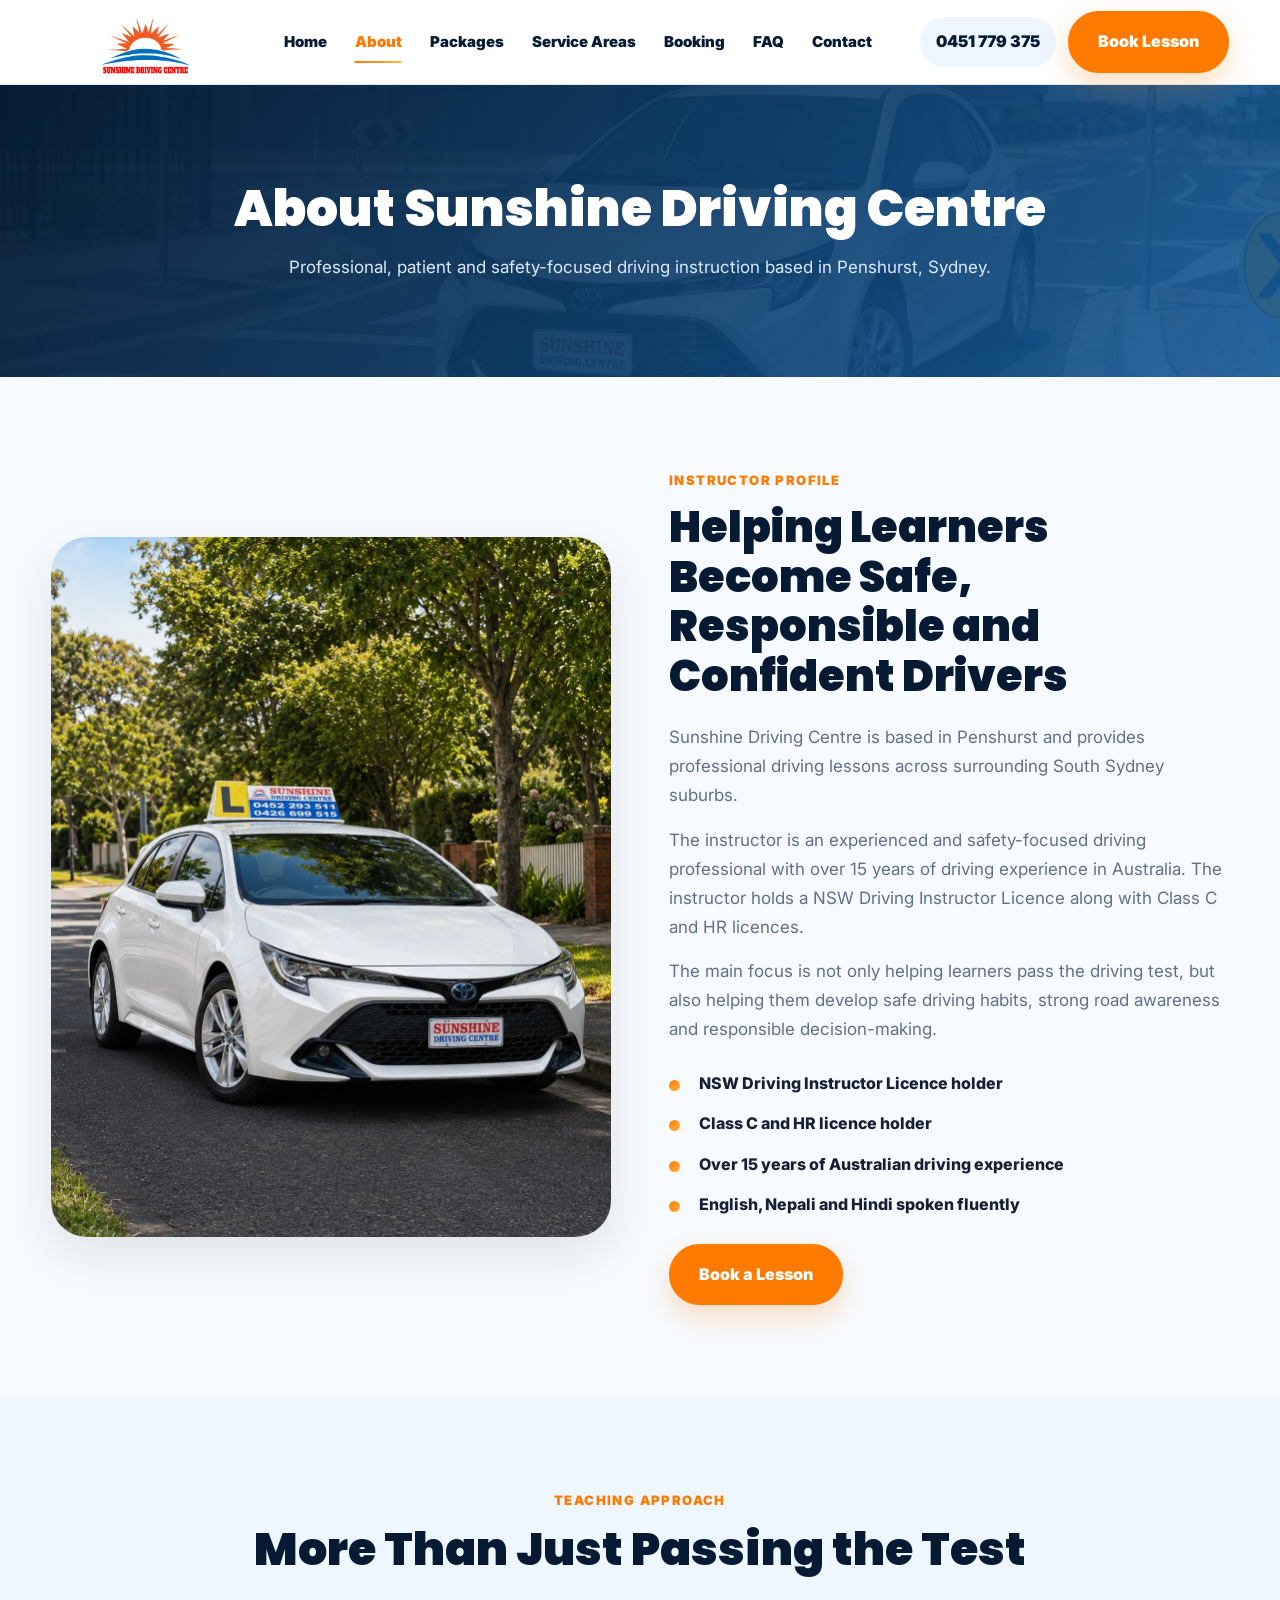
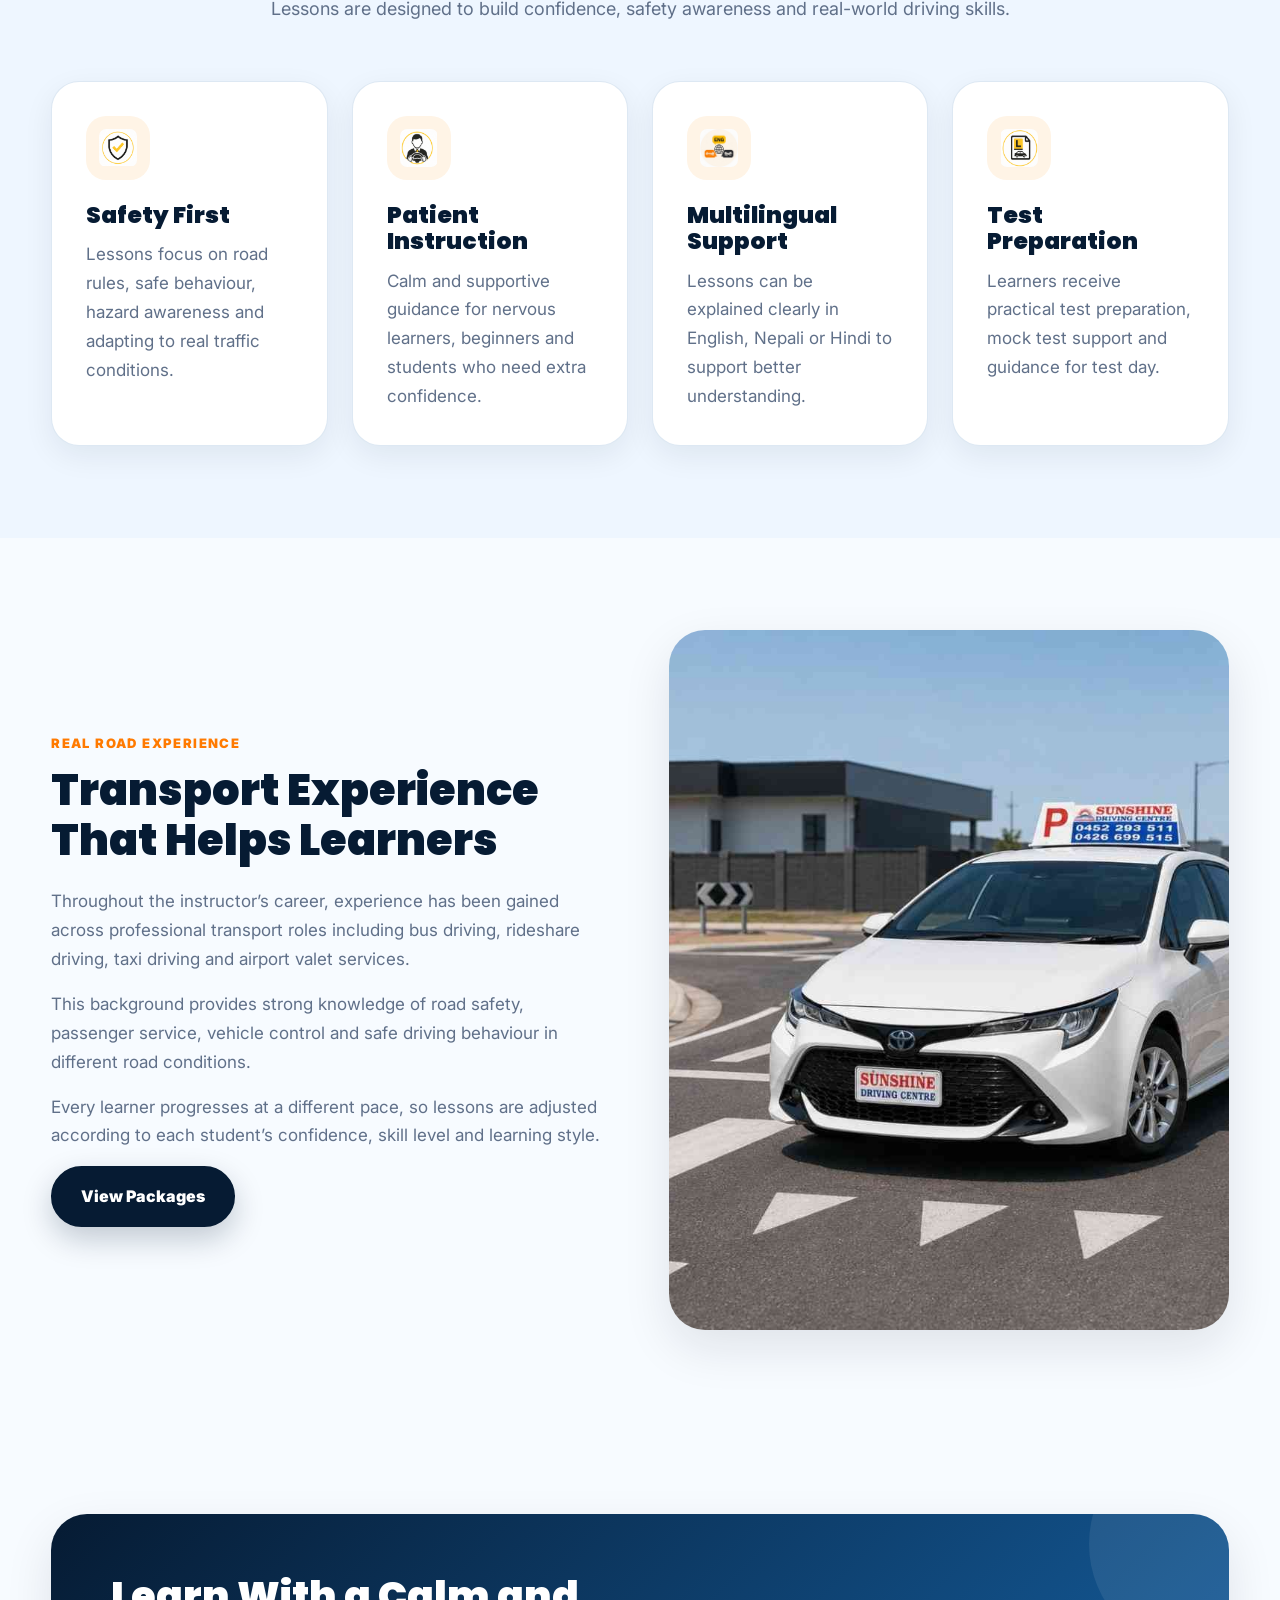
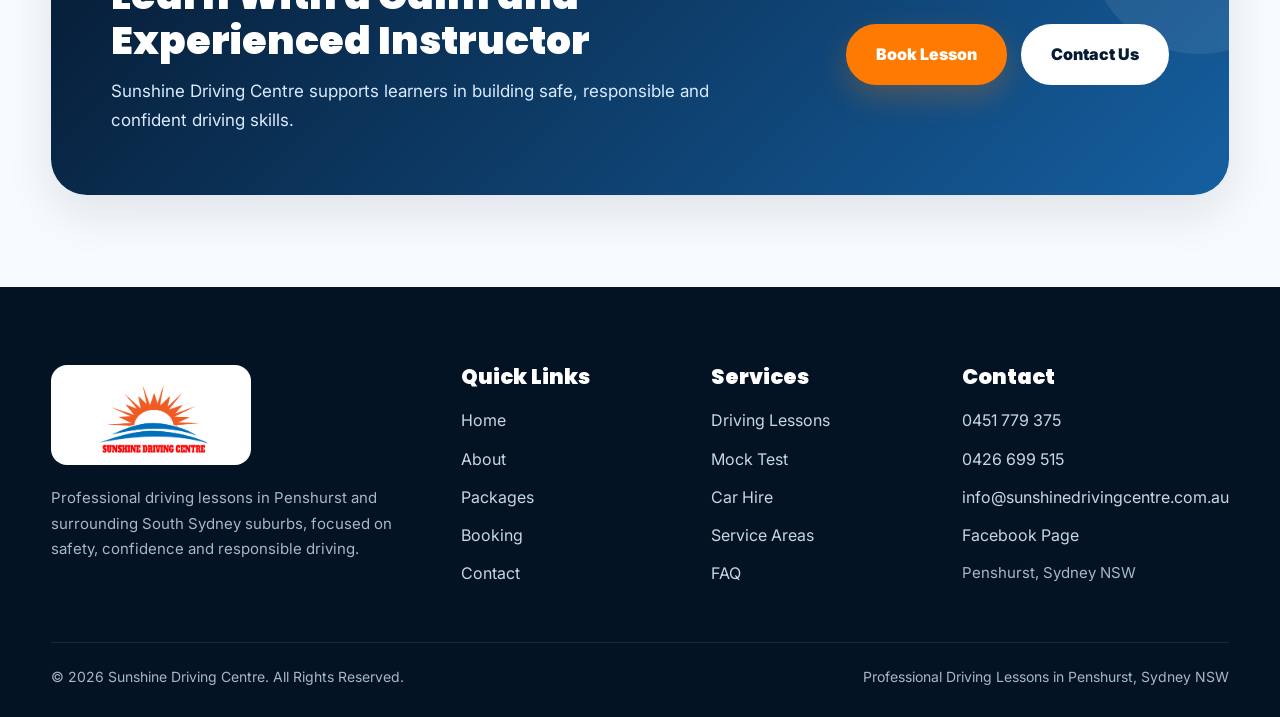
<file: FINAL FINAL/about/index.html>
<!DOCTYPE html>

<html lang="en">
<head>
<meta charset="utf-8"/>
<meta content="width=device-width, initial-scale=1.0" name="viewport"/>
<title>About | Sunshine Driving Centre</title>
<meta content="Learn about Sunshine Driving Centre, a professional driving school based in Penshurst. Experienced, patient and safety-focused instructor speaking English, Nepali and Hindi." name="description"/>
<link href="https://sunshinedrivingcentre.com.au/about/" rel="canonical"/>
<meta content="Sunshine Driving Centre" name="application-name"/>
<meta content="Sunshine Driving Centre" property="og:site_name"/>
<meta content="website" property="og:type"/>
<meta content="About | Sunshine Driving Centre" property="og:title"/>
<meta content="https://sunshinedrivingcentre.com.au/about/" property="og:url"/>




<meta content="#061b33" name="theme-color"/>
<link href="../apple-touch-icon.png" rel="apple-touch-icon" sizes="180x180"/><link href="../favicon-32x32.png" rel="icon" sizes="32x32" type="image/png"/><link href="../favicon-16x16.png" rel="icon" sizes="16x16" type="image/png"/><link href="../site.webmanifest" rel="manifest"/><link href="../css/style.css" rel="stylesheet"/>
<meta content="Sunshine Driving Centre" name="apple-mobile-web-app-title"/></head>
<body>
<header class="site-header">
<div class="container">
<nav class="navbar">
<div class="logo">
<a href="../"><img alt="Sunshine Driving Centre Logo" src="../images/logo.png"/></a>
</div>
<div class="nav-links">
<a href="../">Home</a>
<a class="active" href="../about/">About</a>
<a href="../packages/">Packages</a>
<a href="../service-areas/">Service Areas</a>
<a href="../booking/">Booking</a>
<a href="../faq/">FAQ</a>
<a href="../contact/">Contact</a>
</div>
<div class="header-actions">
<a class="header-phone" href="tel:0451779375">0451 779 375</a>
<a class="btn" href="../booking/">Book Lesson</a>
</div>
<button aria-label="Open menu" class="menu-btn">☰</button>
</nav>
<div class="mobile-menu">
<a href="../">Home</a>
<a href="../about/">About</a>
<a href="../packages/">Packages</a>
<a href="../service-areas/">Service Areas</a>
<a href="../booking/">Booking</a>
<a href="../faq/">FAQ</a>
<a href="../contact/">Contact</a>
</div>
</div>
</header>
<section class="page-hero">
<div class="container">
<h1>About Sunshine Driving Centre</h1>
<p>
            Professional, patient and safety-focused driving instruction based in Penshurst, Sydney.
        </p>
</div>
</section>
<section>
<div class="container split">
<div class="split-image">
<img alt="Sunshine Driving Centre Instructor" src="../images/instructor.jpg"/>
</div>
<div class="split-content">
<div class="small-title">Instructor Profile</div>
<h2>Helping Learners Become Safe, Responsible and Confident Drivers</h2>
<p>
                Sunshine Driving Centre is based in Penshurst and provides professional driving lessons across surrounding South Sydney suburbs.
            </p>
<p>
                The instructor is an experienced and safety-focused driving professional with over 15 years of driving experience in Australia. The instructor holds a NSW Driving Instructor Licence along with Class C and HR licences.
            </p>
<p>
                The main focus is not only helping learners pass the driving test, but also helping them develop safe driving habits, strong road awareness and responsible decision-making.
            </p>
<ul class="check-list">
<li>NSW Driving Instructor Licence holder</li>
<li>Class C and HR licence holder</li>
<li>Over 15 years of Australian driving experience</li>
<li>English, Nepali and Hindi spoken fluently</li>
</ul>
<a class="btn" href="../booking/">Book a Lesson</a>
</div>
</div>
</section>
<section class="bg-light">
<div class="container">
<div class="section-title">
<div class="small-title">Teaching Approach</div>
<h2>More Than Just Passing the Test</h2>
<p>
                Lessons are designed to build confidence, safety awareness and real-world driving skills.
            </p>
</div>
<div class="cards">
<div class="card">
<img alt="Road safety icon" class="card-icon" src="../images/icon-safety.png"/>
<h3>Safety First</h3>
<p>Lessons focus on road rules, safe behaviour, hazard awareness and adapting to real traffic conditions.</p>
</div>
<div class="card">
<img alt="Instructor icon" class="card-icon" src="../images/icon-instructor.png"/>
<h3>Patient Instruction</h3>
<p>Calm and supportive guidance for nervous learners, beginners and students who need extra confidence.</p>
</div>
<div class="card">
<img alt="Languages icon" class="card-icon" src="../images/icon-language.png"/>
<h3>Multilingual Support</h3>
<p>Lessons can be explained clearly in English, Nepali or Hindi to support better understanding.</p>
</div>
<div class="card">
<img alt="Test preparation icon" class="card-icon" src="../images/icon-test.png"/>
<h3>Test Preparation</h3>
<p>Learners receive practical test preparation, mock test support and guidance for test day.</p>
</div>
</div>
</div>
</section>
<section>
<div class="container split">
<div class="split-content">
<div class="small-title">Real Road Experience</div>
<h2>Transport Experience That Helps Learners</h2>
<p>
                Throughout the instructor’s career, experience has been gained across professional transport roles including bus driving, rideshare driving, taxi driving and airport valet services.
            </p>
<p>
                This background provides strong knowledge of road safety, passenger service, vehicle control and safe driving behaviour in different road conditions.
            </p>
<p>
                Every learner progresses at a different pace, so lessons are adjusted according to each student’s confidence, skill level and learning style.
            </p>
<a class="btn btn-dark" href="../packages/">View Packages</a>
</div>
<div class="split-image">
<img alt="Safe driving and road awareness" src="../images/road-safety.jpg"/>
</div>
</div>
</section>
<section>
<div class="container">
<div class="cta">
<div>
<h2>Learn With a Calm and Experienced Instructor</h2>
<p>
                    Sunshine Driving Centre supports learners in building safe, responsible and confident driving skills.
                </p>
</div>
<div class="cta-actions">
<a class="btn" href="../booking/">Book Lesson</a>
<a class="btn btn-light" href="../contact/">Contact Us</a>
</div>
</div>
</div>
</section>
<footer class="footer">
<div class="container">
<div class="footer-grid">
<div>
<img alt="Sunshine Driving Centre Logo" class="footer-logo" src="../images/logo.png"/>
<p>Professional driving lessons in Penshurst and surrounding South Sydney suburbs, focused on safety, confidence and responsible driving.</p>
</div>
<div>
<h3>Quick Links</h3>
<a href="../">Home</a>
<a href="../about/">About</a>
<a href="../packages/">Packages</a>
<a href="../booking/">Booking</a>
<a href="../contact/">Contact</a>
</div>
<div>
<h3>Services</h3>
<a href="../packages/">Driving Lessons</a>
<a href="../packages/">Mock Test</a>
<a href="../packages/">Car Hire</a>
<a href="../service-areas/">Service Areas</a>
<a href="../faq/">FAQ</a>
</div>
<div>
<h3>Contact</h3>
<a href="tel:0451779375">0451 779 375</a>
<a href="tel:0426699515">0426 699 515</a>
<a href="mailto:info@sunshinedrivingcentre.com.au">info@sunshinedrivingcentre.com.au</a>
<a href="https://www.facebook.com/people/Sunshine-Driving-Centre/61564765373700/" rel="noopener noreferrer" target="_blank">Facebook Page</a>
<p>Penshurst, Sydney NSW</p>
</div>
</div>
<div class="footer-bottom">
<p>© 2026 Sunshine Driving Centre. All Rights Reserved.</p>
<p>Professional Driving Lessons in Penshurst, Sydney NSW</p>
</div>
</div>
</footer>
<div class="mobile-actions">
<a class="call" href="tel:0451779375">Call Now</a>
<a class="book" href="../booking/">Book Lesson</a>
</div>
<script src="../js/script.js"></script>
</body>
</html>
</file>
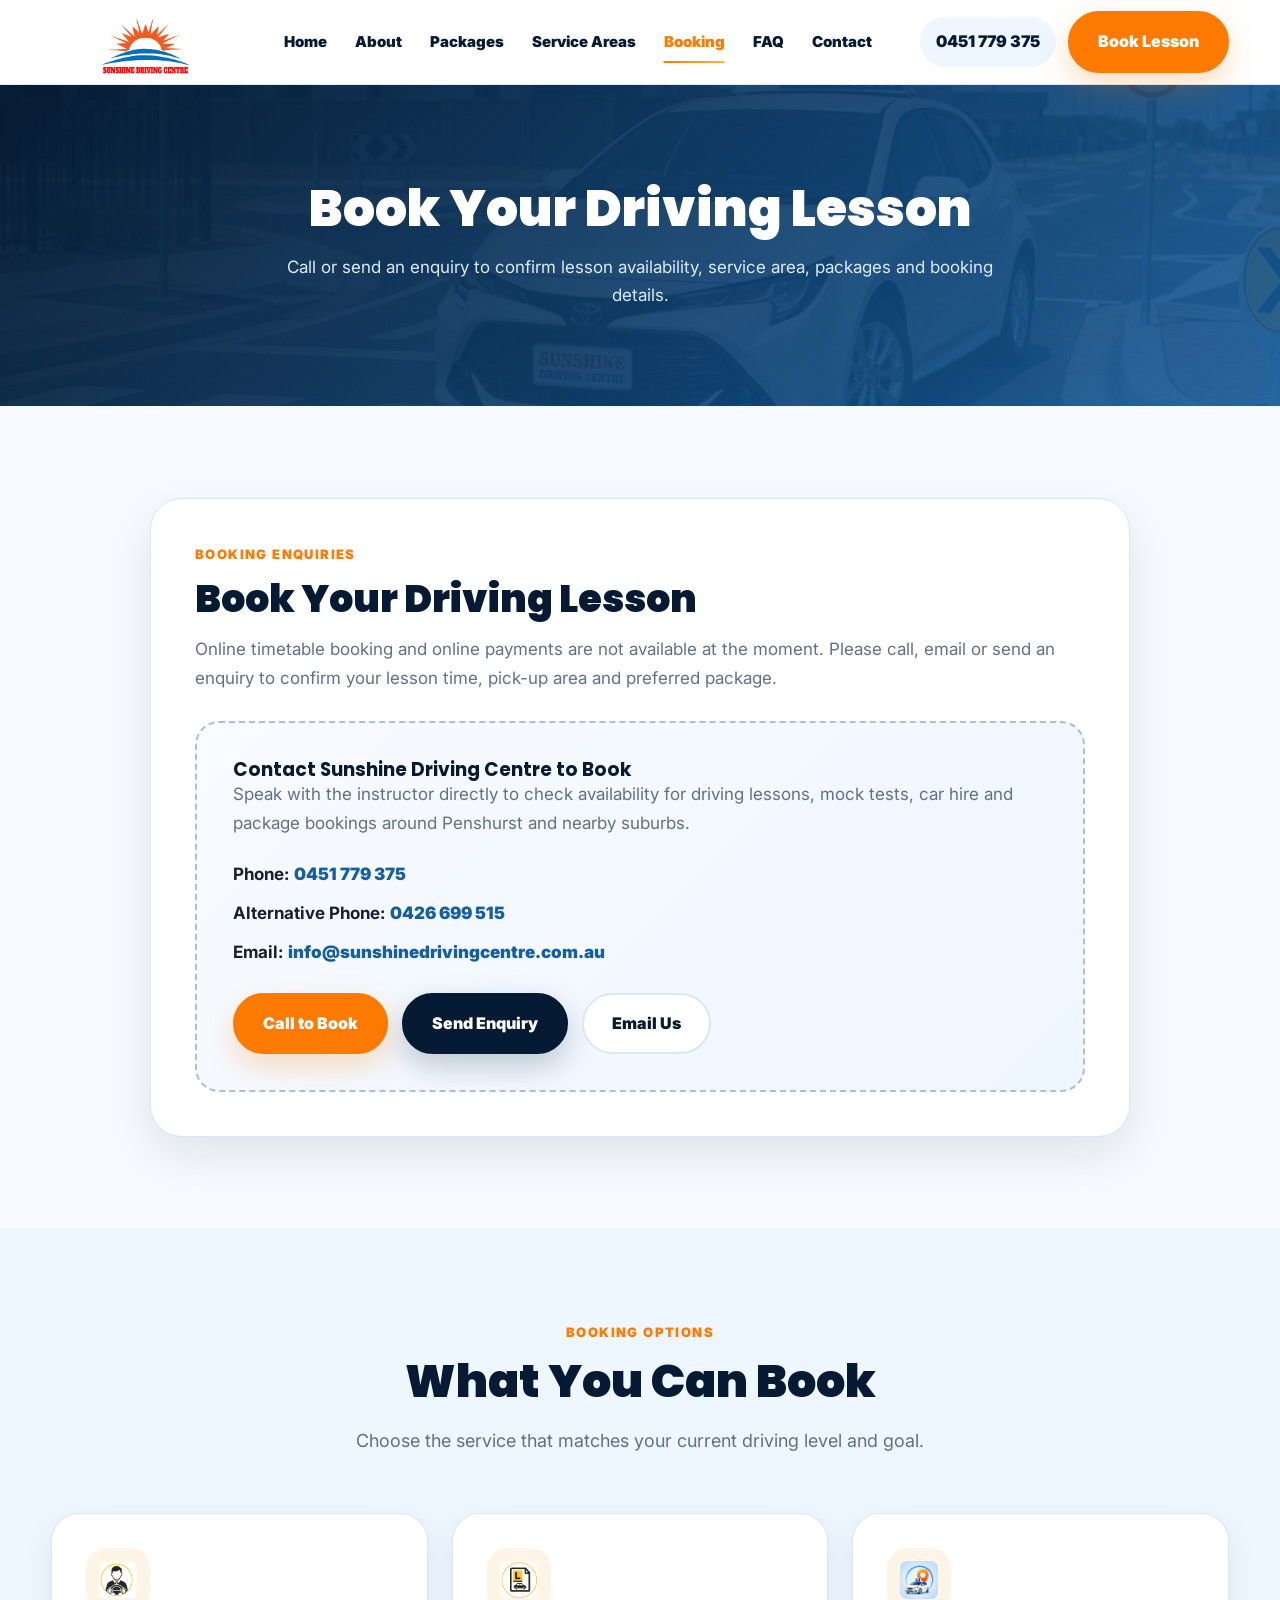
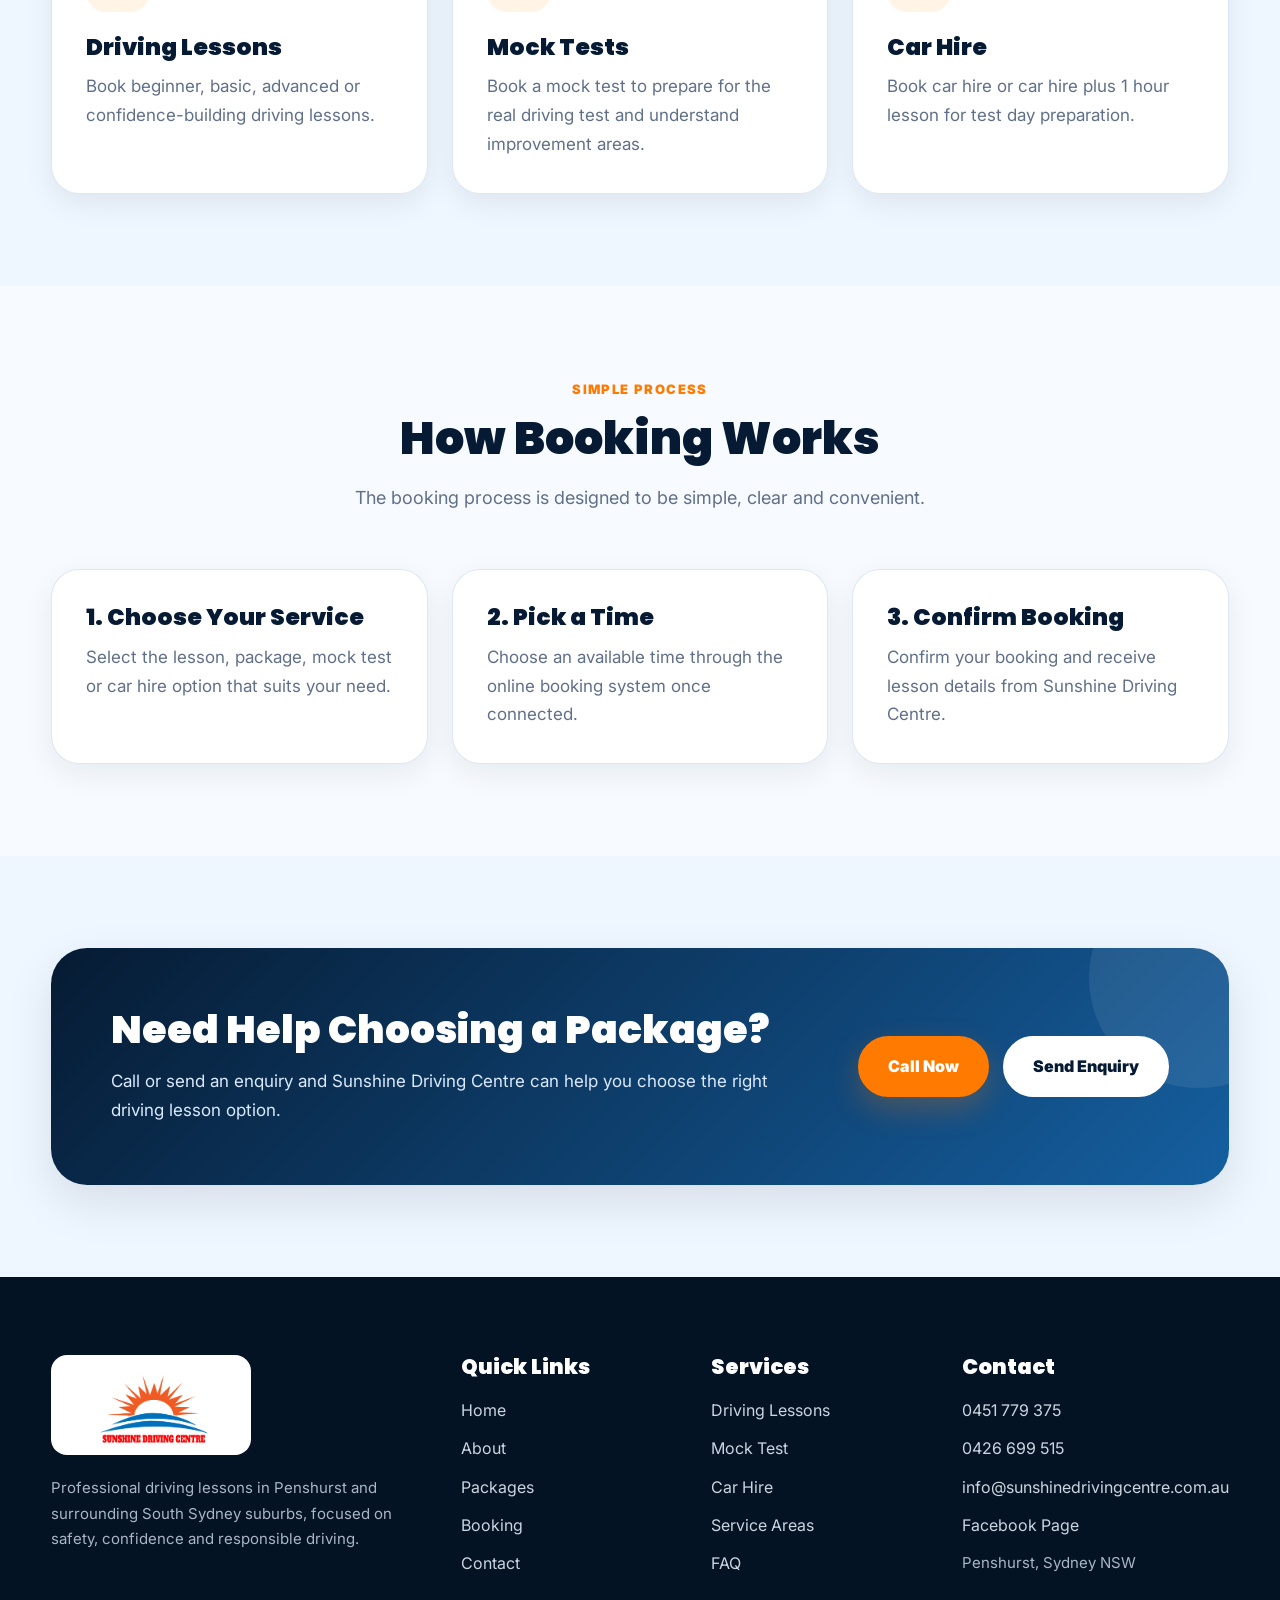
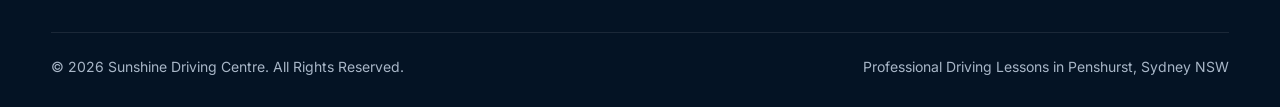
<file: FINAL FINAL/booking/index.html>
<!DOCTYPE html>

<html lang="en">
<head>
<meta charset="utf-8"/>
<meta content="width=device-width, initial-scale=1.0" name="viewport"/>
<title>Book Driving Lessons | Sunshine Driving Centre Penshurst</title>
<meta content="Book a driving lesson with Sunshine Driving Centre in Penshurst and surrounding Sydney suburbs." name="description"/>
<link href="https://sunshinedrivingcentre.com.au/booking/" rel="canonical"/>
<meta content="Sunshine Driving Centre" name="application-name"/>
<meta content="Sunshine Driving Centre" property="og:site_name"/>
<meta content="website" property="og:type"/>
<meta content="Book Driving Lessons | Sunshine Driving Centre Penshurst" property="og:title"/>
<meta content="https://sunshinedrivingcentre.com.au/booking/" property="og:url"/>




<meta content="#061b33" name="theme-color"/>
<link href="../apple-touch-icon.png" rel="apple-touch-icon" sizes="180x180"/><link href="../favicon-32x32.png" rel="icon" sizes="32x32" type="image/png"/><link href="../favicon-16x16.png" rel="icon" sizes="16x16" type="image/png"/><link href="../site.webmanifest" rel="manifest"/><link href="../css/style.css" rel="stylesheet"/>
<meta content="Sunshine Driving Centre" name="apple-mobile-web-app-title"/></head>
<body>
<header class="site-header">
<div class="container">
<nav class="navbar">
<div class="logo">
<a href="../">
<img alt="Sunshine Driving Centre Logo" src="../images/logo.png"/>
</a>
</div>
<div class="nav-links">
<a href="../">Home</a>
<a href="../about/">About</a>
<a href="../packages/">Packages</a>
<a href="../service-areas/">Service Areas</a>
<a class="active" href="../booking/">Booking</a>
<a href="../faq/">FAQ</a>
<a href="../contact/">Contact</a>
</div>
<div class="header-actions">
<a class="header-phone" href="tel:0451779375">0451 779 375</a>
<a class="btn" href="../booking/">Book Lesson</a>
</div>
<button aria-label="Open menu" class="menu-btn">☰</button>
</nav>
<div class="mobile-menu">
<a href="../">Home</a>
<a href="../about/">About</a>
<a href="../packages/">Packages</a>
<a href="../service-areas/">Service Areas</a>
<a href="../booking/">Booking</a>
<a href="../faq/">FAQ</a>
<a href="../contact/">Contact</a>
</div>
</div>
</header>
<section class="page-hero">
<div class="container">
<h1>Book Your Driving Lesson</h1>
<p>
            Call or send an enquiry to confirm lesson availability, service area, packages and booking details.
        </p>
</div>
</section>
<section>
<div class="container">
<div class="booking-box">
<div class="small-title">Booking Enquiries</div>
<h2>Book Your Driving Lesson</h2>
<p>
                Online timetable booking and online payments are not available at the moment. Please call, email or send an enquiry to confirm your lesson time, pick-up area and preferred package.
            </p>
<div class="integration-space">
<h3>Contact Sunshine Driving Centre to Book</h3>
<p>
                    Speak with the instructor directly to check availability for driving lessons, mock tests, car hire and package bookings around Penshurst and nearby suburbs.
                </p>
<div class="booking-contact-list">
<p><strong>Phone:</strong> <a href="tel:0451779375">0451 779 375</a></p>
<p><strong>Alternative Phone:</strong> <a href="tel:0426699515">0426 699 515</a></p>
<p><strong>Email:</strong> <a href="mailto:info@sunshinedrivingcentre.com.au">info@sunshinedrivingcentre.com.au</a></p>
</div>
<div class="booking-actions">
<a class="btn" href="tel:0451779375">Call to Book</a>
<a class="btn btn-dark" href="../contact/">Send Enquiry</a>
<a class="btn btn-light" href="mailto:info@sunshinedrivingcentre.com.au">Email Us</a>
</div>
</div>
</div>
</div>
</section>
<section class="bg-light">
<div class="container">
<div class="section-title">
<div class="small-title">Booking Options</div>
<h2>What You Can Book</h2>
<p>
                Choose the service that matches your current driving level and goal.
            </p>
</div>
<div class="cards">
<div class="card">
<img alt="Driving lesson icon" class="card-icon" src="../images/icon-instructor.png"/>
<h3>Driving Lessons</h3>
<p>
                    Book beginner, basic, advanced or confidence-building driving lessons.
                </p>
</div>
<div class="card">
<img alt="Mock test icon" class="card-icon" src="../images/icon-test.png"/>
<h3>Mock Tests</h3>
<p>
                    Book a mock test to prepare for the real driving test and understand improvement areas.
                </p>
</div>
<div class="card">
<img alt="Car hire icon" class="card-icon" src="../images/icon-pickup.png"/>
<h3>Car Hire</h3>
<p>
                    Book car hire or car hire plus 1 hour lesson for test day preparation.
                </p>
</div>
</div>
</div>
</section>
<section>
<div class="container">
<div class="section-title">
<div class="small-title">Simple Process</div>
<h2>How Booking Works</h2>
<p>
                The booking process is designed to be simple, clear and convenient.
            </p>
</div>
<div class="cards">
<div class="card">
<h3>1. Choose Your Service</h3>
<p>
                    Select the lesson, package, mock test or car hire option that suits your need.
                </p>
</div>
<div class="card">
<h3>2. Pick a Time</h3>
<p>
                    Choose an available time through the online booking system once connected.
                </p>
</div>
<div class="card">
<h3>3. Confirm Booking</h3>
<p>
                    Confirm your booking and receive lesson details from Sunshine Driving Centre.
                </p>
</div>
</div>
</div>
</section>
<section class="bg-light">
<div class="container">
<div class="cta">
<div>
<h2>Need Help Choosing a Package?</h2>
<p>
                    Call or send an enquiry and Sunshine Driving Centre can help you choose the right driving lesson option.
                </p>
</div>
<div class="cta-actions">
<a class="btn" href="tel:0451779375">Call Now</a>
<a class="btn btn-light" href="../contact/">Send Enquiry</a>
</div>
</div>
</div>
</section>
<footer class="footer">
<div class="container">
<div class="footer-grid">
<div>
<img alt="Sunshine Driving Centre Logo" class="footer-logo" src="../images/logo.png"/>
<p>
                    Professional driving lessons in Penshurst and surrounding South Sydney suburbs, focused on safety, confidence and responsible driving.
                </p>
</div>
<div>
<h3>Quick Links</h3>
<a href="../">Home</a>
<a href="../about/">About</a>
<a href="../packages/">Packages</a>
<a href="../booking/">Booking</a>
<a href="../contact/">Contact</a>
</div>
<div>
<h3>Services</h3>
<a href="../packages/">Driving Lessons</a>
<a href="../packages/">Mock Test</a>
<a href="../packages/">Car Hire</a>
<a href="../service-areas/">Service Areas</a>
<a href="../faq/">FAQ</a>
</div>
<div>
<h3>Contact</h3>
<a href="tel:0451779375">0451 779 375</a>
<a href="tel:0426699515">0426 699 515</a>
<a href="mailto:info@sunshinedrivingcentre.com.au">
                    info@sunshinedrivingcentre.com.au
                </a>
<a href="https://www.facebook.com/people/Sunshine-Driving-Centre/61564765373700/" rel="noopener noreferrer" target="_blank">
                    Facebook Page
                </a>
<p>Penshurst, Sydney NSW</p>
</div>
</div>
<div class="footer-bottom">
<p>© 2026 Sunshine Driving Centre. All Rights Reserved.</p>
<p>Professional Driving Lessons in Penshurst, Sydney NSW</p>
</div>
</div>
</footer>
<div class="mobile-actions">
<a class="call" href="tel:0451779375">Call Now</a>
<a class="book" href="../booking/">Book Lesson</a>
</div>
<script src="../js/script.js"></script>
</body>
</html>
</file>
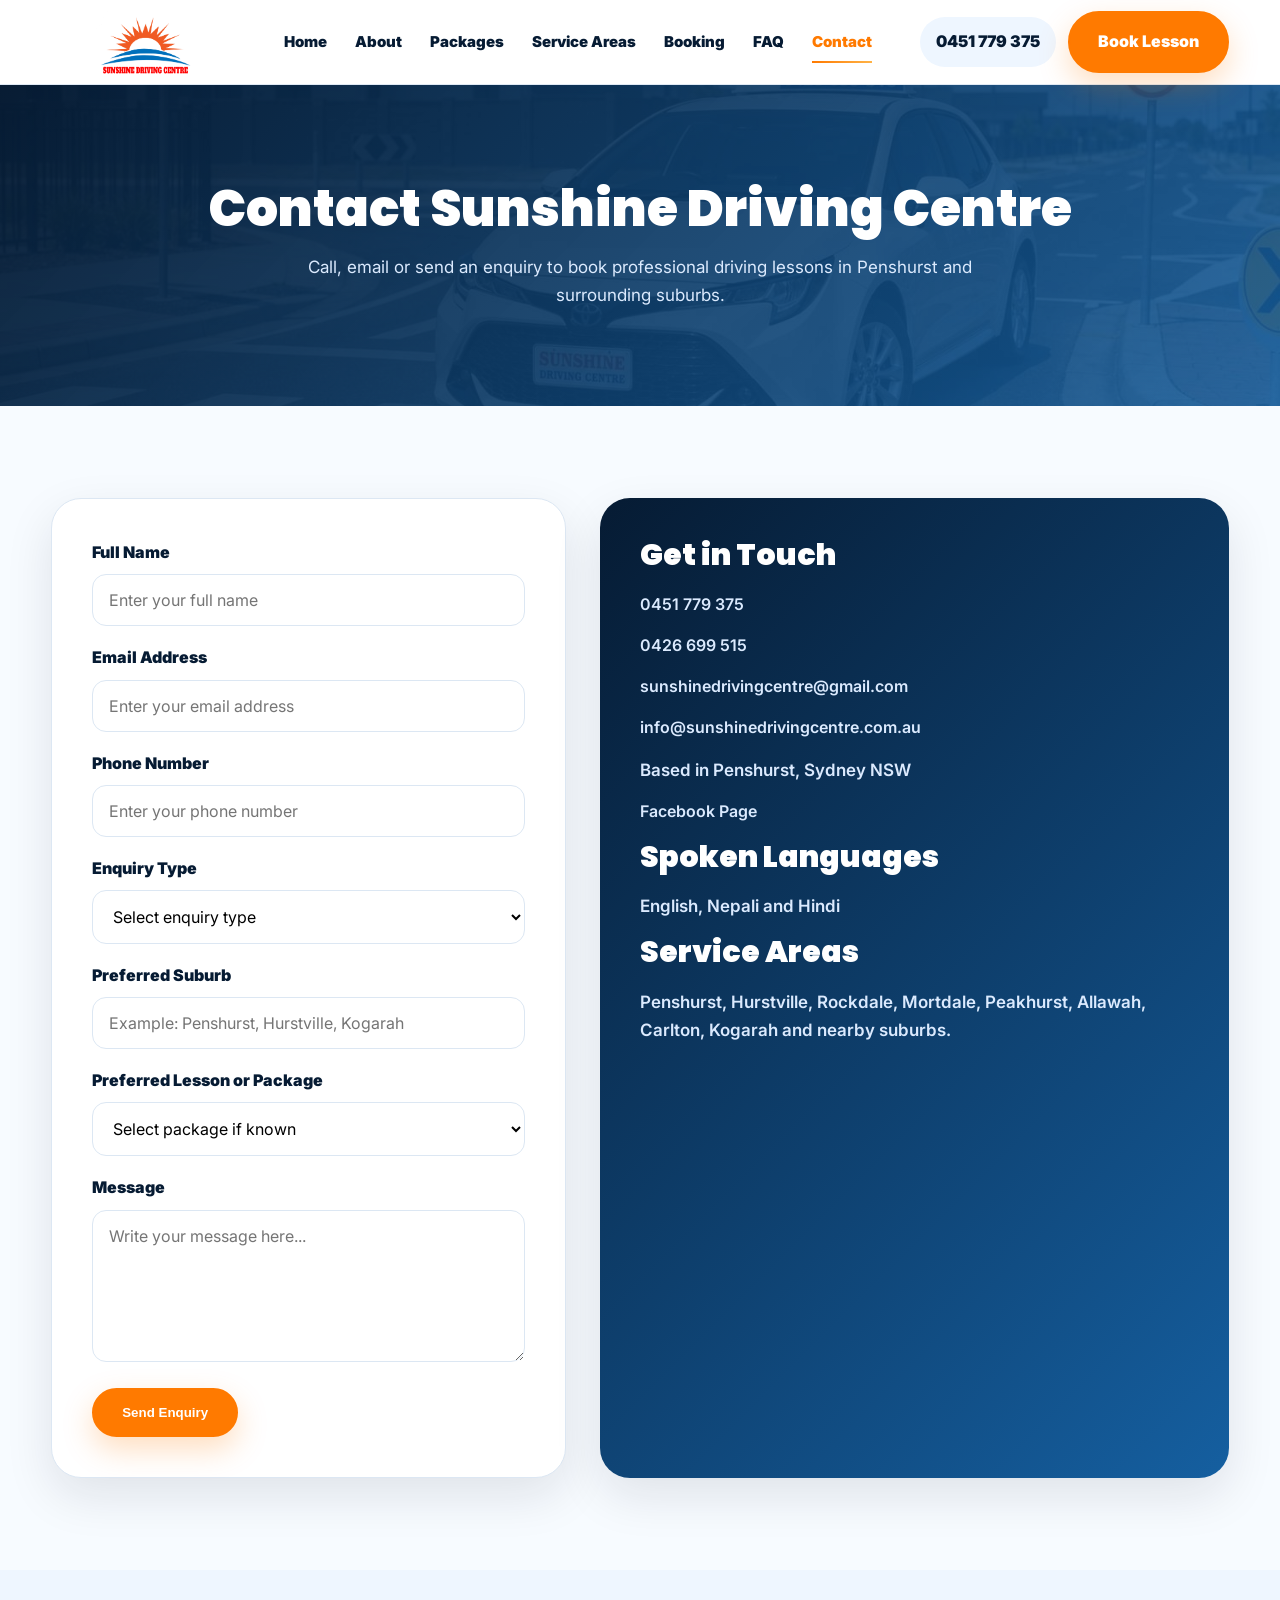
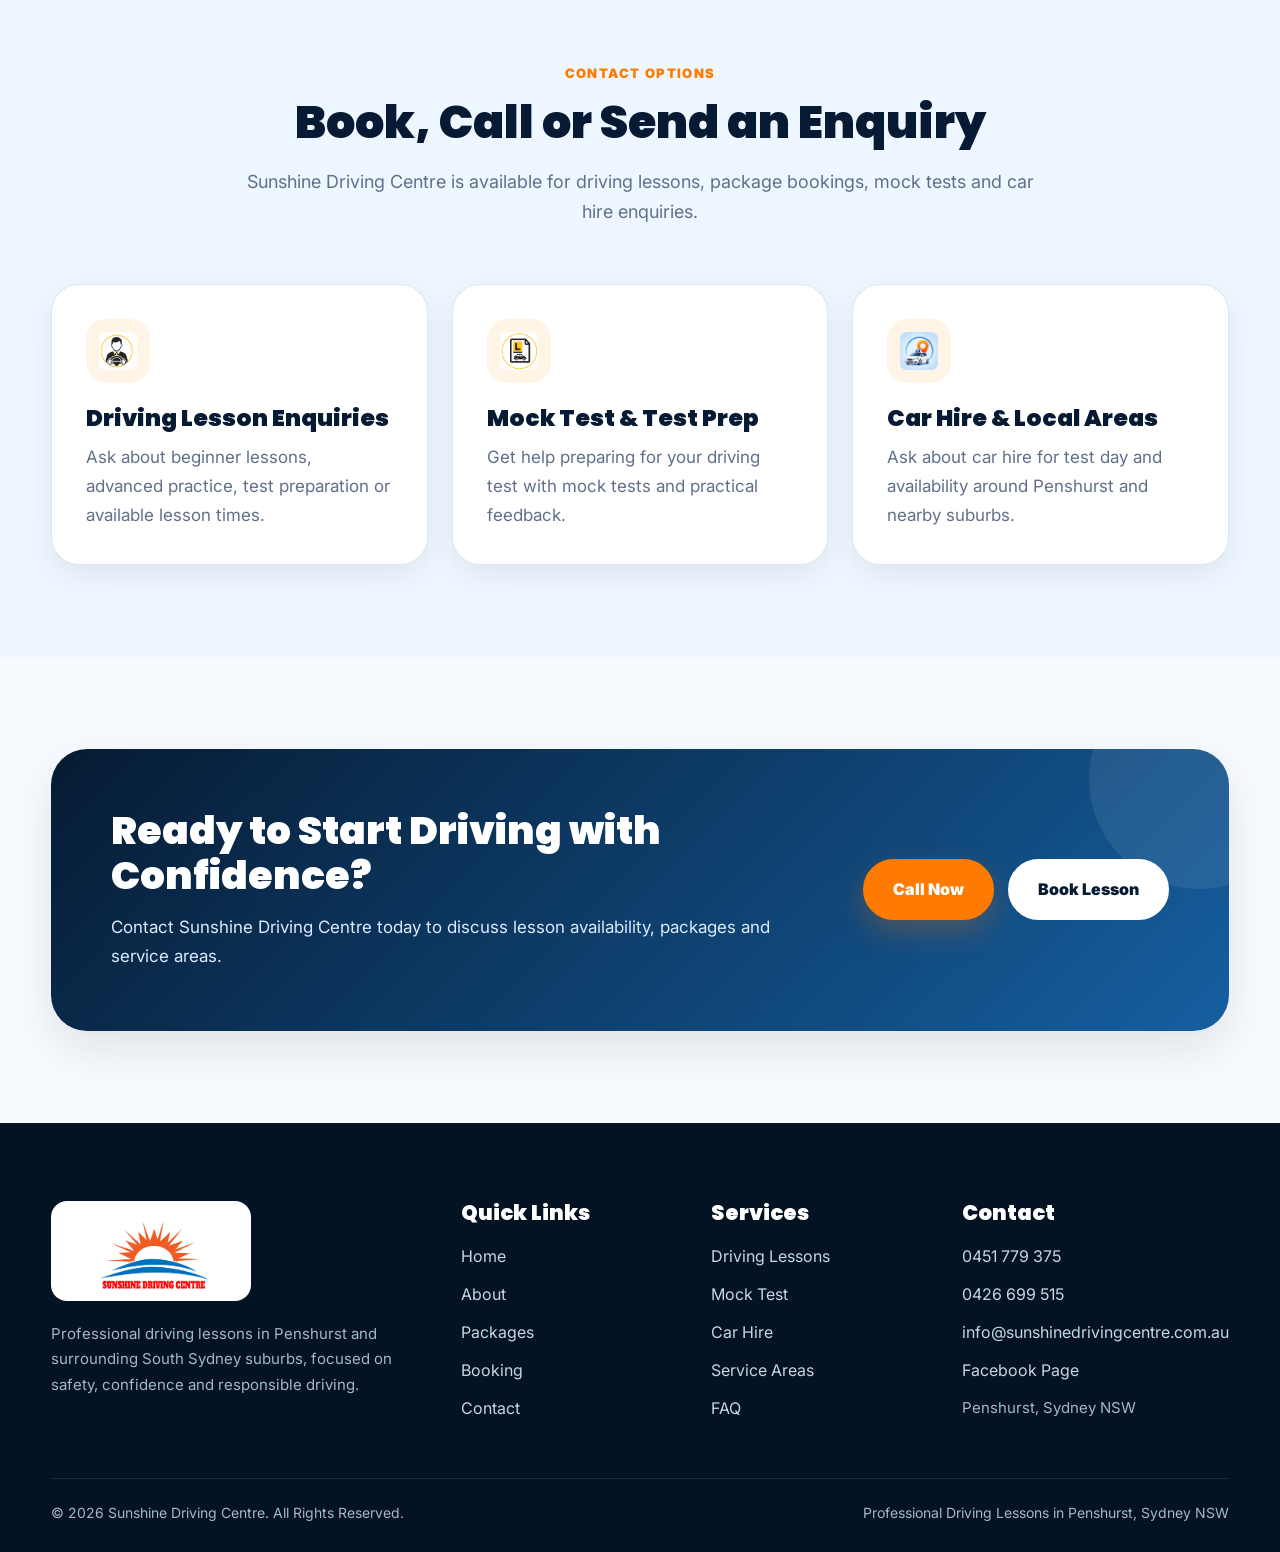
<file: FINAL FINAL/contact/index.html>
<!DOCTYPE html>

<html lang="en">
<head>
<meta charset="utf-8"/>
<meta content="width=device-width, initial-scale=1.0" name="viewport"/>
<title>Contact Sunshine Driving Centre | Driving School Penshurst</title>
<meta content="Contact Sunshine Driving Centre for professional driving lessons in Penshurst, Hurstville, Rockdale, Mortdale, Kogarah and surrounding Sydney suburbs." name="description"/>
<link href="https://sunshinedrivingcentre.com.au/contact/" rel="canonical"/>
<meta content="Sunshine Driving Centre" name="application-name"/>
<meta content="Sunshine Driving Centre" property="og:site_name"/>
<meta content="website" property="og:type"/>
<meta content="Contact Sunshine Driving Centre | Driving School Penshurst" property="og:title"/>
<meta content="https://sunshinedrivingcentre.com.au/contact/" property="og:url"/>




<meta content="#061b33" name="theme-color"/>
<link href="../apple-touch-icon.png" rel="apple-touch-icon" sizes="180x180"/><link href="../favicon-32x32.png" rel="icon" sizes="32x32" type="image/png"/><link href="../favicon-16x16.png" rel="icon" sizes="16x16" type="image/png"/><link href="../site.webmanifest" rel="manifest"/><link href="../css/style.css" rel="stylesheet"/>
<meta content="Sunshine Driving Centre" name="apple-mobile-web-app-title"/></head>
<body>
<header class="site-header">
<div class="container">
<nav class="navbar">
<div class="logo">
<a href="../">
<img alt="Sunshine Driving Centre Logo" src="../images/logo.png"/>
</a>
</div>
<div class="nav-links">
<a href="../">Home</a>
<a href="../about/">About</a>
<a href="../packages/">Packages</a>
<a href="../service-areas/">Service Areas</a>
<a href="../booking/">Booking</a>
<a href="../faq/">FAQ</a>
<a class="active" href="../contact/">Contact</a>
</div>
<div class="header-actions">
<a class="header-phone" href="tel:0451779375">0451 779 375</a>
<a class="btn" href="../booking/">Book Lesson</a>
</div>
<button aria-label="Open menu" class="menu-btn">☰</button>
</nav>
<div class="mobile-menu">
<a href="../">Home</a>
<a href="../about/">About</a>
<a href="../packages/">Packages</a>
<a href="../service-areas/">Service Areas</a>
<a href="../booking/">Booking</a>
<a href="../faq/">FAQ</a>
<a href="../contact/">Contact</a>
</div>
</div>
</header>
<section class="page-hero">
<div class="container">
<h1>Contact Sunshine Driving Centre</h1>
<p>
            Call, email or send an enquiry to book professional driving lessons in Penshurst and surrounding suburbs.
        </p>
</div>
</section>
<section>
<div class="container contact-grid">
<div class="contact-form">
<form action="https://api.web3forms.com/submit" method="POST">
<input name="access_key" type="hidden" value="f2952b9a-5f42-4899-9ff7-5d89d543d2e4"/>
<input name="subject" type="hidden" value="New Enquiry from Sunshine Driving Centre Website"/>
<input class="hidden" name="botcheck" style="display: none;" type="checkbox"/>
<div class="form-group">
<label for="name">Full Name</label>
<input id="name" name="name" placeholder="Enter your full name" required="" type="text"/>
</div>
<div class="form-group">
<label for="email">Email Address</label>
<input id="email" name="email" placeholder="Enter your email address" required="" type="email"/>
</div>
<div class="form-group">
<label for="phone">Phone Number</label>
<input id="phone" name="phone" placeholder="Enter your phone number" required="" type="tel"/>
</div>
<div class="form-group">
<label for="enquiry_type">Enquiry Type</label>
<select id="enquiry_type" name="enquiry_type" required="">
<option value="">Select enquiry type</option>
<option value="Driving Lesson">Driving Lesson</option>
<option value="Package Booking">Package Booking</option>
<option value="Mock Test">Mock Test</option>
<option value="Car Hire for Test">Car Hire for Test</option>
<option value="General Question">General Question</option>
</select>
</div>
<div class="form-group">
<label for="suburb">Preferred Suburb</label>
<input id="suburb" name="suburb" placeholder="Example: Penshurst, Hurstville, Kogarah" type="text"/>
</div>
<div class="form-group">
<label for="preferred_package">Preferred Lesson or Package</label>
<select id="preferred_package" name="preferred_package">
<option value="">Select package if known</option>
<option value="1 Hour Lesson - $65">1 Hour Lesson - $65</option>
<option value="6 Hour Package - $370">6 Hour Package - $370</option>
<option value="10 Hour Package - $590">10 Hour Package - $590</option>
<option value="20 Hour Package - $1160">20 Hour Package - $1160</option>
<option value="24 Hours + Car Hire - $1440">24 Hours + Car Hire - $1440</option>
<option value="Mock Test - $70">Mock Test - $70</option>
<option value="Car Hire - $170">Car Hire - $170</option>
<option value="Car Hire + 1 Hour Lesson - $210">Car Hire + 1 Hour Lesson - $210</option>
<option value="Not Sure Yet">Not Sure Yet</option>
</select>
</div>
<div class="form-group">
<label for="message">Message</label>
<textarea id="message" name="message" placeholder="Write your message here..." required="" rows="6"></textarea>
</div>
<button class="btn" type="submit">
                    Send Enquiry
                </button>
</form>
</div>
<div class="contact-info">
<h3>Get in Touch</h3>
<a href="tel:0451779375">0451 779 375</a>
<a href="tel:0426699515">0426 699 515</a>
<a href="mailto:sunshinedrivingcentre@gmail.com">
                sunshinedrivingcentre@gmail.com
            </a>
<a href="mailto:info@sunshinedrivingcentre.com.au">
                info@sunshinedrivingcentre.com.au
            </a>
<p>Based in Penshurst, Sydney NSW</p>
<a href="https://www.facebook.com/people/Sunshine-Driving-Centre/61564765373700/" rel="noopener noreferrer" target="_blank">
                Facebook Page
            </a>
<h3>Spoken Languages</h3>
<p>English, Nepali and Hindi</p>
<h3>Service Areas</h3>
<p>
                Penshurst, Hurstville, Rockdale, Mortdale, Peakhurst, Allawah, Carlton, Kogarah and nearby suburbs.
            </p>
</div>
</div>
</section>
<section class="bg-light">
<div class="container">
<div class="section-title">
<div class="small-title">Contact Options</div>
<h2>Book, Call or Send an Enquiry</h2>
<p>
                Sunshine Driving Centre is available for driving lessons, package bookings, mock tests and car hire enquiries.
            </p>
</div>
<div class="cards">
<div class="card">
<img alt="Driving lesson enquiry icon" class="card-icon" src="../images/icon-instructor.png"/>
<h3>Driving Lesson Enquiries</h3>
<p>
                    Ask about beginner lessons, advanced practice, test preparation or available lesson times.
                </p>
</div>
<div class="card">
<img alt="Mock test enquiry icon" class="card-icon" src="../images/icon-test.png"/>
<h3>Mock Test &amp; Test Prep</h3>
<p>
                    Get help preparing for your driving test with mock tests and practical feedback.
                </p>
</div>
<div class="card">
<img alt="Pickup and car hire enquiry icon" class="card-icon" src="../images/icon-pickup.png"/>
<h3>Car Hire &amp; Local Areas</h3>
<p>
                    Ask about car hire for test day and availability around Penshurst and nearby suburbs.
                </p>
</div>
</div>
</div>
</section>
<section>
<div class="container">
<div class="cta">
<div>
<h2>Ready to Start Driving with Confidence?</h2>
<p>
                    Contact Sunshine Driving Centre today to discuss lesson availability, packages and service areas.
                </p>
</div>
<div class="cta-actions">
<a class="btn" href="tel:0451779375">Call Now</a>
<a class="btn btn-light" href="../booking/">Book Lesson</a>
</div>
</div>
</div>
</section>
<footer class="footer">
<div class="container">
<div class="footer-grid">
<div>
<img alt="Sunshine Driving Centre Logo" class="footer-logo" src="../images/logo.png"/>
<p>
                    Professional driving lessons in Penshurst and surrounding South Sydney suburbs, focused on safety, confidence and responsible driving.
                </p>
</div>
<div>
<h3>Quick Links</h3>
<a href="../">Home</a>
<a href="../about/">About</a>
<a href="../packages/">Packages</a>
<a href="../booking/">Booking</a>
<a href="../contact/">Contact</a>
</div>
<div>
<h3>Services</h3>
<a href="../packages/">Driving Lessons</a>
<a href="../packages/">Mock Test</a>
<a href="../packages/">Car Hire</a>
<a href="../service-areas/">Service Areas</a>
<a href="../faq/">FAQ</a>
</div>
<div>
<h3>Contact</h3>
<a href="tel:0451779375">0451 779 375</a>
<a href="tel:0426699515">0426 699 515</a>
<a href="mailto:info@sunshinedrivingcentre.com.au">
                    info@sunshinedrivingcentre.com.au
                </a>
<a href="https://www.facebook.com/people/Sunshine-Driving-Centre/61564765373700/" rel="noopener noreferrer" target="_blank">
                    Facebook Page
                </a>
<p>Penshurst, Sydney NSW</p>
</div>
</div>
<div class="footer-bottom">
<p>© 2026 Sunshine Driving Centre. All Rights Reserved.</p>
<p>Professional Driving Lessons in Penshurst, Sydney NSW</p>
</div>
</div>
</footer>
<div class="mobile-actions">
<a class="call" href="tel:0451779375">Call Now</a>
<a class="book" href="../booking/">Book Lesson</a>
</div>
<script src="../js/script.js"></script>
</body>
</html>
</file>
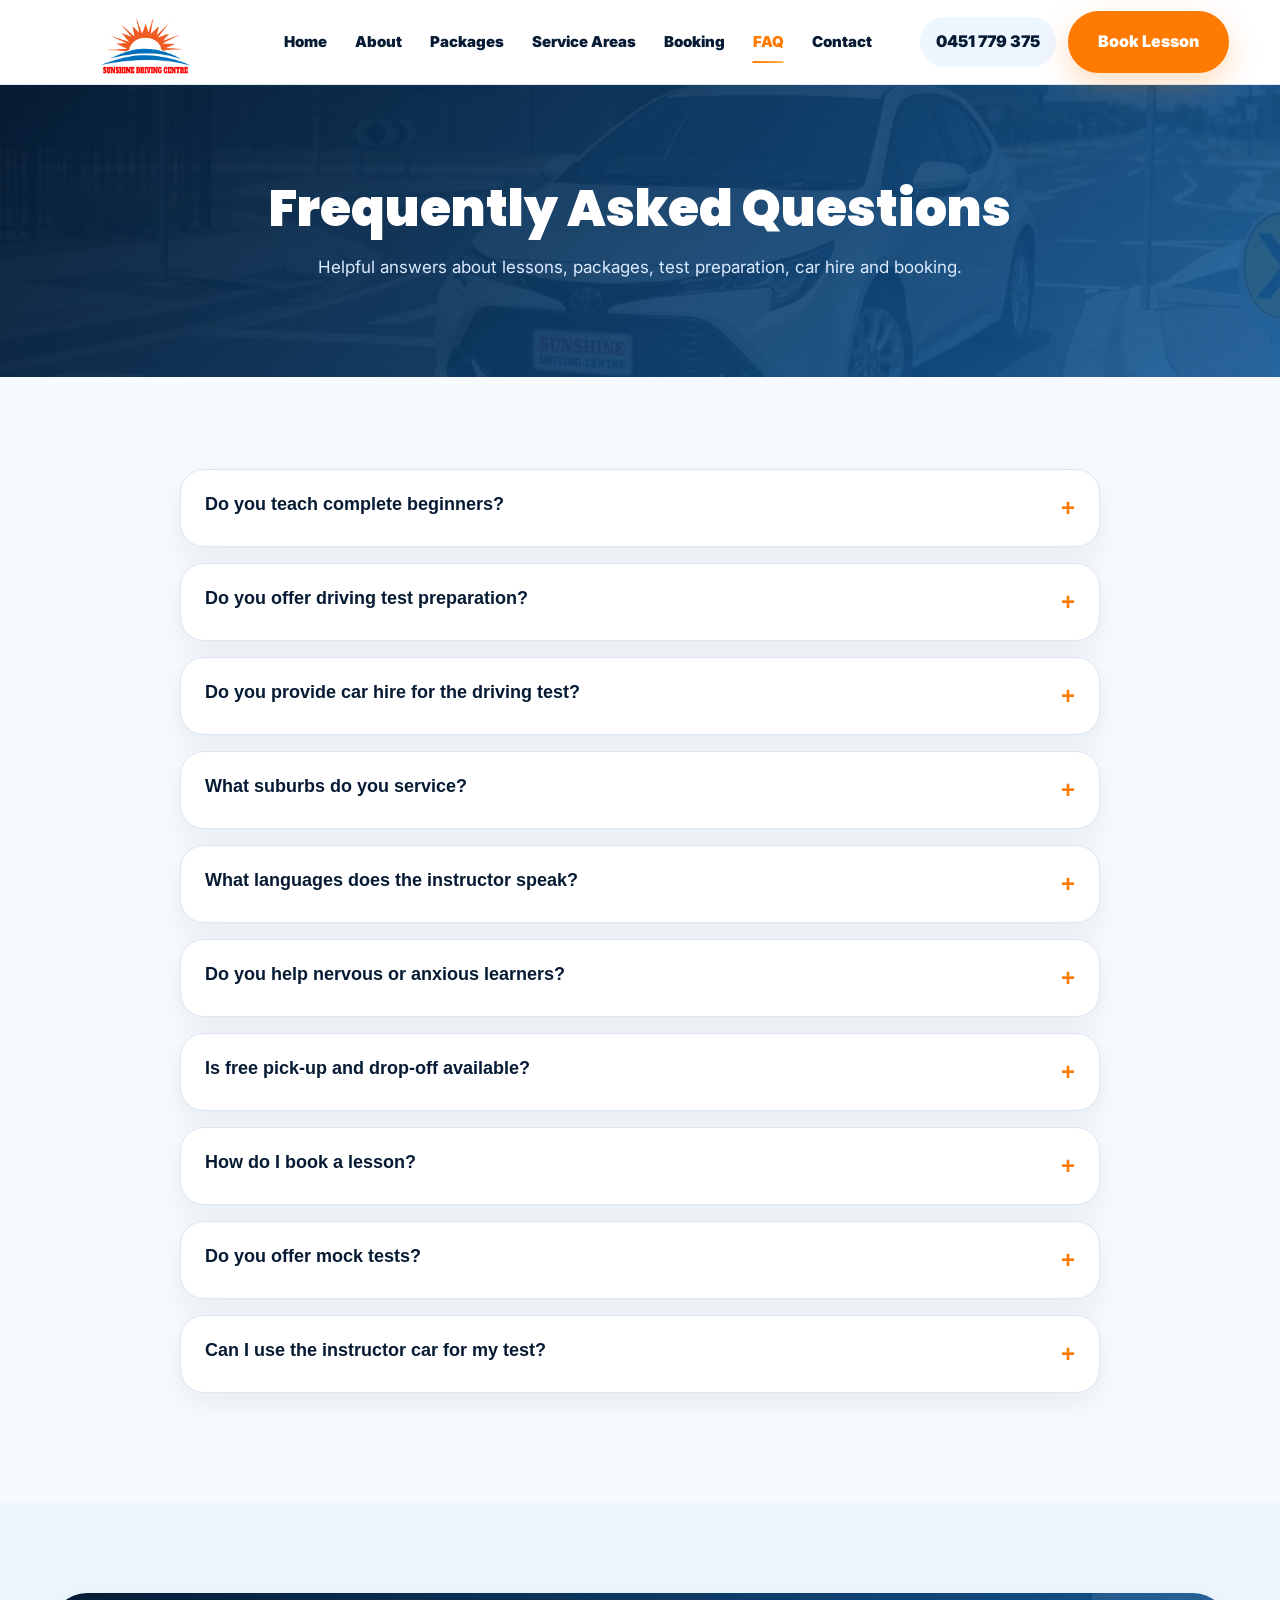
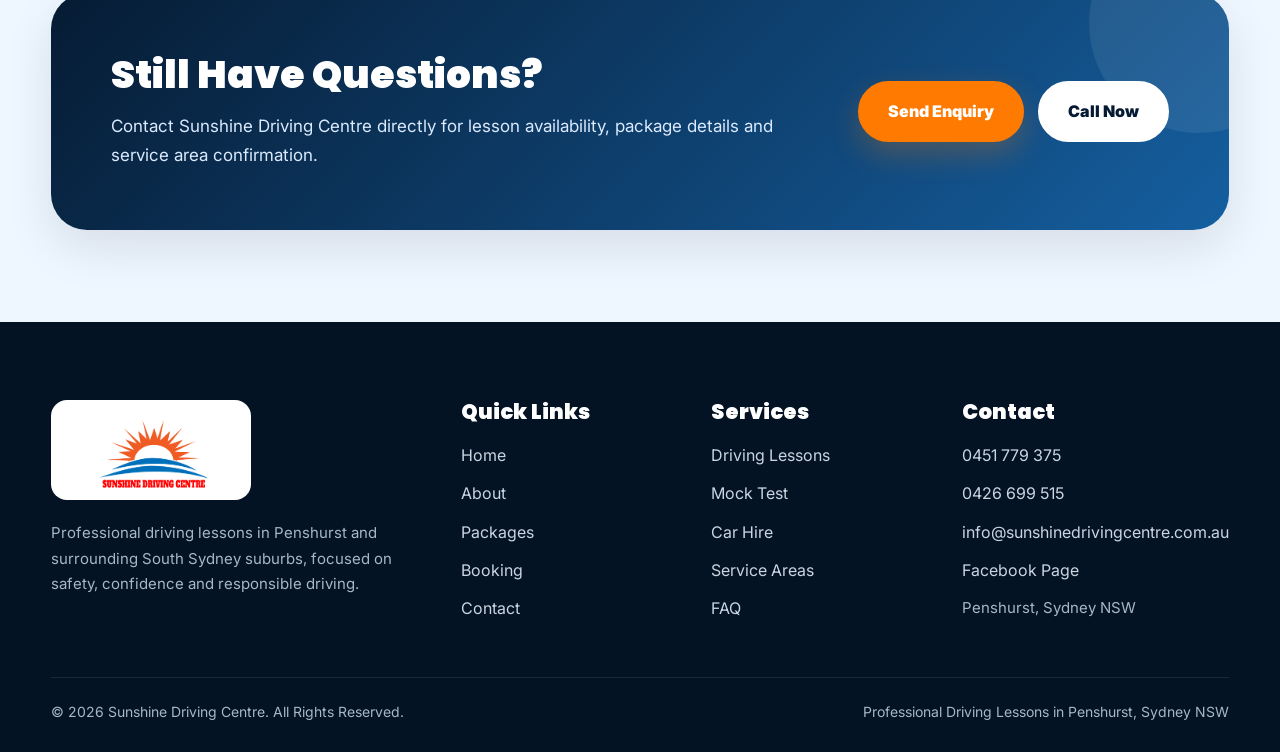
<file: FINAL FINAL/faq/index.html>
<!DOCTYPE html>

<html lang="en">
<head>
<meta charset="utf-8"/>
<meta content="width=device-width, initial-scale=1.0" name="viewport"/>
<title>Sunshine Driving Centre FAQ | Driving Lessons Penshurst</title>
<meta content="Frequently asked questions about driving lessons, lesson packages, mock tests, car hire, test preparation and service areas at Sunshine Driving Centre." name="description"/>
<link href="https://sunshinedrivingcentre.com.au/faq/" rel="canonical"/>
<meta content="Sunshine Driving Centre" name="application-name"/>
<meta content="Sunshine Driving Centre" property="og:site_name"/>
<meta content="website" property="og:type"/>
<meta content="Sunshine Driving Centre FAQ | Driving Lessons Penshurst" property="og:title"/>
<meta content="https://sunshinedrivingcentre.com.au/faq/" property="og:url"/>




<meta content="#061b33" name="theme-color"/>
<link href="../apple-touch-icon.png" rel="apple-touch-icon" sizes="180x180"/><link href="../favicon-32x32.png" rel="icon" sizes="32x32" type="image/png"/><link href="../favicon-16x16.png" rel="icon" sizes="16x16" type="image/png"/><link href="../site.webmanifest" rel="manifest"/><link href="../css/style.css" rel="stylesheet"/>
<meta content="Sunshine Driving Centre" name="apple-mobile-web-app-title"/></head>
<body>
<header class="site-header">
<div class="container">
<nav class="navbar">
<div class="logo">
<a href="../">
<img alt="Sunshine Driving Centre Logo" src="../images/logo.png"/>
</a>
</div>
<div class="nav-links">
<a href="../">Home</a>
<a href="../about/">About</a>
<a href="../packages/">Packages</a>
<a href="../service-areas/">Service Areas</a>
<a href="../booking/">Booking</a>
<a class="active" href="../faq/">FAQ</a>
<a href="../contact/">Contact</a>
</div>
<div class="header-actions">
<a class="header-phone" href="tel:0451779375">0451 779 375</a>
<a class="btn" href="../booking/">Book Lesson</a>
</div>
<button aria-label="Open menu" class="menu-btn">☰</button>
</nav>
<div class="mobile-menu">
<a href="../">Home</a>
<a href="../about/">About</a>
<a href="../packages/">Packages</a>
<a href="../service-areas/">Service Areas</a>
<a href="../booking/">Booking</a>
<a href="../faq/">FAQ</a>
<a href="../contact/">Contact</a>
</div>
</div>
</header>
<section class="page-hero">
<div class="container">
<h1>Frequently Asked Questions</h1>
<p>
            Helpful answers about lessons, packages, test preparation, car hire and booking.
        </p>
</div>
</section>
<section>
<div class="container">
<div class="faq-list">
<div class="faq-item">
<button class="faq-question">
                    Do you teach complete beginners?
                    <span>+</span>
</button>
<div class="faq-answer">
<p>
                        Yes. Lessons are suitable for complete beginners, nervous learners and students who need calm step-by-step instruction.
                    </p>
</div>
</div>
<div class="faq-item">
<button class="faq-question">
                    Do you offer driving test preparation?
                    <span>+</span>
</button>
<div class="faq-answer">
<p>
                        Yes. Test preparation lessons and mock tests are available to help learners become more confident before their driving test.
                    </p>
</div>
</div>
<div class="faq-item">
<button class="faq-question">
                    Do you provide car hire for the driving test?
                    <span>+</span>
</button>
<div class="faq-answer">
<p>
                        Yes. Car hire is available for driving tests. There is also a car hire plus 1 hour lesson option.
                    </p>
</div>
</div>
<div class="faq-item">
<button class="faq-question">
                    What suburbs do you service?
                    <span>+</span>
</button>
<div class="faq-answer">
<p>
                        Sunshine Driving Centre services Penshurst, Hurstville, Rockdale, Mortdale, Peakhurst, Allawah, Carlton, Kogarah and nearby areas.
                    </p>
</div>
</div>
<div class="faq-item">
<button class="faq-question">
                    What languages does the instructor speak?
                    <span>+</span>
</button>
<div class="faq-answer">
<p>
                        The instructor speaks English, Nepali and Hindi fluently.
                    </p>
</div>
</div>
<div class="faq-item">
<button class="faq-question">
                    Do you help nervous or anxious learners?
                    <span>+</span>
</button>
<div class="faq-answer">
<p>
                        Yes. Lessons are calm, patient and supportive, especially for learners who feel nervous, timid or lack confidence.
                    </p>
</div>
</div>
<div class="faq-item">
<button class="faq-question">
                    Is free pick-up and drop-off available?
                    <span>+</span>
</button>
<div class="faq-answer">
<p>
                        Free pick-up and drop-off may be available in selected local service areas. Contact Sunshine Driving Centre to confirm your location.
                    </p>
</div>
</div>
<div class="faq-item">
<button class="faq-question">
                    How do I book a lesson?
                    <span>+</span>
</button>
<div class="faq-answer">
<p>
                        You can book by calling Sunshine Driving Centre, sending an enquiry through the contact form, or using online booking once the booking system is connected.
                    </p>
</div>
</div>
<div class="faq-item">
<button class="faq-question">
                    Do you offer mock tests?
                    <span>+</span>
</button>
<div class="faq-answer">
<p>
                        Yes. Mock tests are available to help learners understand test conditions, identify improvement areas and prepare more confidently.
                    </p>
</div>
</div>
<div class="faq-item">
<button class="faq-question">
                    Can I use the instructor car for my test?
                    <span>+</span>
</button>
<div class="faq-answer">
<p>
                        Yes. Car hire is available for driving tests. A car hire plus 1 hour lesson option is also available for test day preparation.
                    </p>
</div>
</div>
</div>
</div>
</section>
<section class="bg-light">
<div class="container">
<div class="cta">
<div>
<h2>Still Have Questions?</h2>
<p>
                    Contact Sunshine Driving Centre directly for lesson availability, package details and service area confirmation.
                </p>
</div>
<div class="cta-actions">
<a class="btn" href="../contact/">Send Enquiry</a>
<a class="btn btn-light" href="tel:0451779375">Call Now</a>
</div>
</div>
</div>
</section>
<footer class="footer">
<div class="container">
<div class="footer-grid">
<div>
<img alt="Sunshine Driving Centre Logo" class="footer-logo" src="../images/logo.png"/>
<p>
                    Professional driving lessons in Penshurst and surrounding South Sydney suburbs, focused on safety, confidence and responsible driving.
                </p>
</div>
<div>
<h3>Quick Links</h3>
<a href="../">Home</a>
<a href="../about/">About</a>
<a href="../packages/">Packages</a>
<a href="../booking/">Booking</a>
<a href="../contact/">Contact</a>
</div>
<div>
<h3>Services</h3>
<a href="../packages/">Driving Lessons</a>
<a href="../packages/">Mock Test</a>
<a href="../packages/">Car Hire</a>
<a href="../service-areas/">Service Areas</a>
<a href="../faq/">FAQ</a>
</div>
<div>
<h3>Contact</h3>
<a href="tel:0451779375">0451 779 375</a>
<a href="tel:0426699515">0426 699 515</a>
<a href="mailto:info@sunshinedrivingcentre.com.au">
                    info@sunshinedrivingcentre.com.au
                </a>
<a href="https://www.facebook.com/people/Sunshine-Driving-Centre/61564765373700/" rel="noopener noreferrer" target="_blank">
                    Facebook Page
                </a>
<p>Penshurst, Sydney NSW</p>
</div>
</div>
<div class="footer-bottom">
<p>© 2026 Sunshine Driving Centre. All Rights Reserved.</p>
<p>Professional Driving Lessons in Penshurst, Sydney NSW</p>
</div>
</div>
</footer>
<div class="mobile-actions">
<a class="call" href="tel:0451779375">Call Now</a>
<a class="book" href="../booking/">Book Lesson</a>
</div>
<script src="../js/script.js"></script>
</body>
</html>
</file>
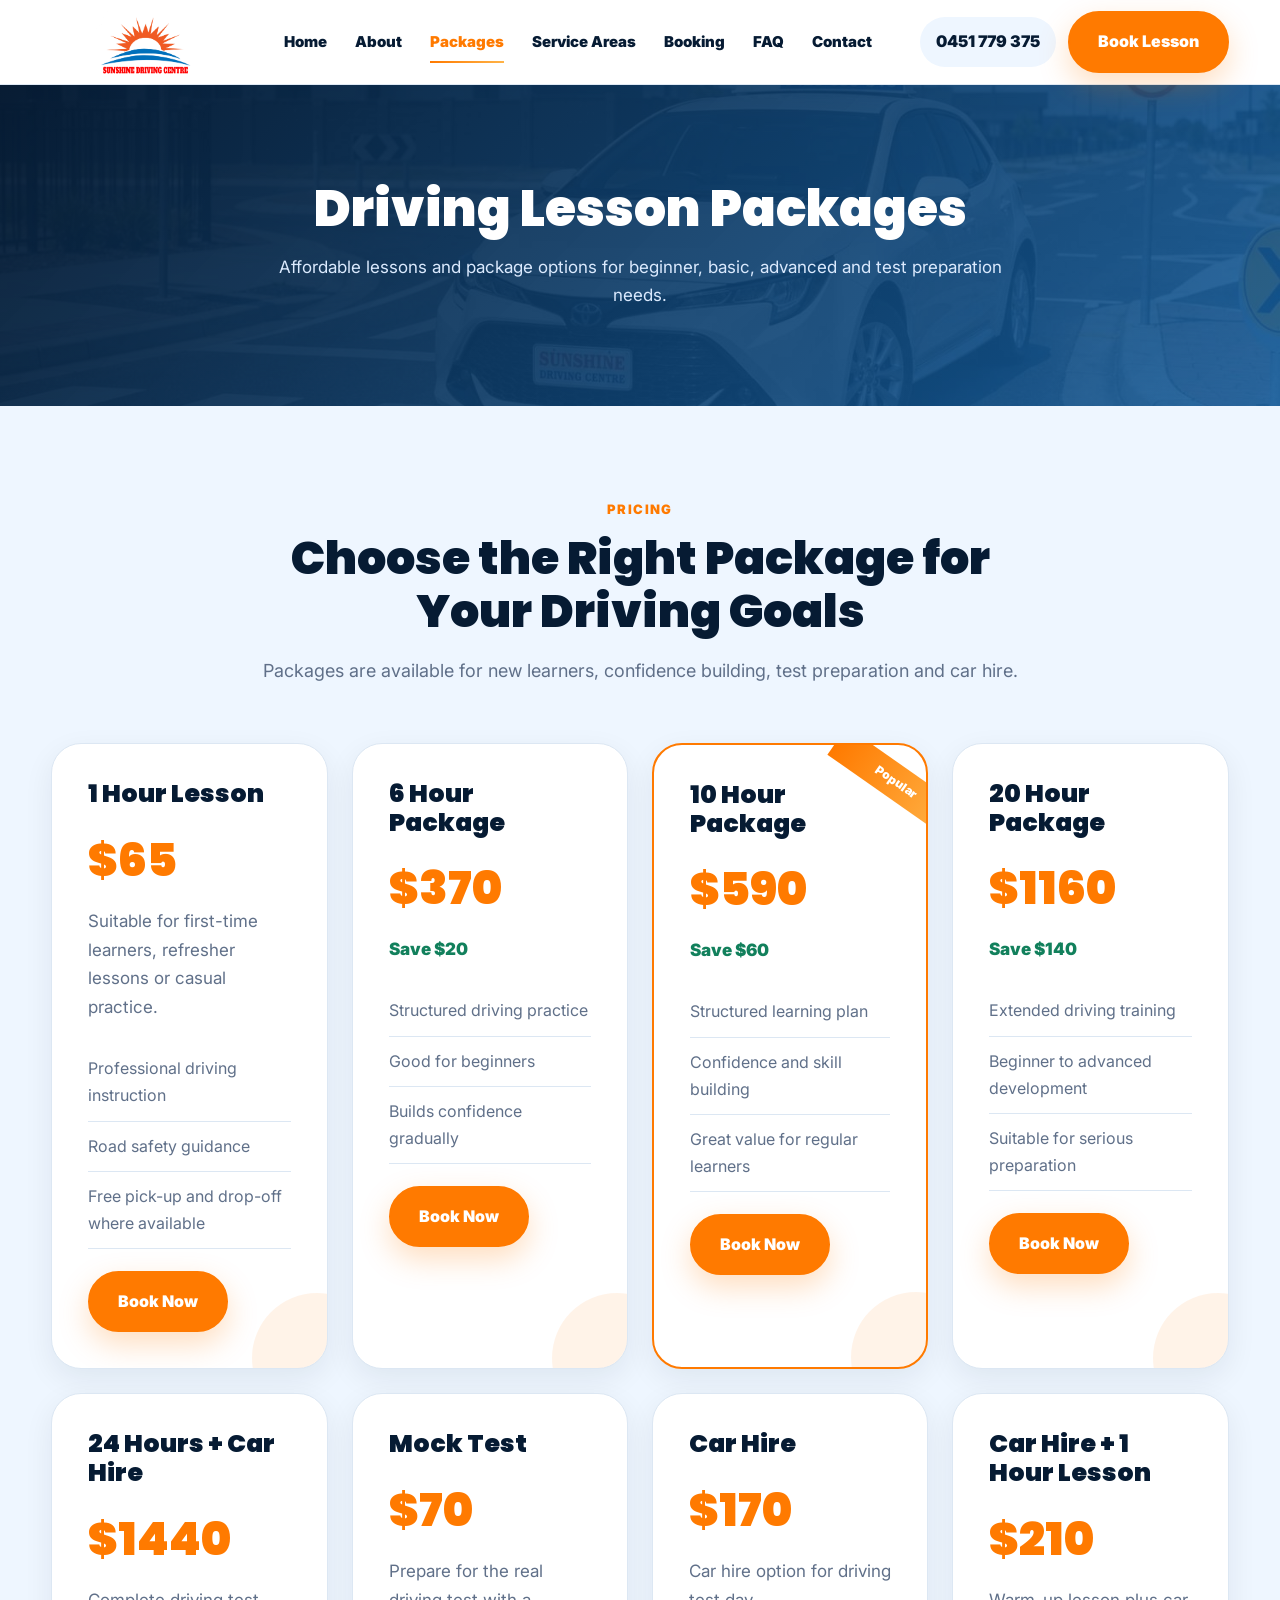
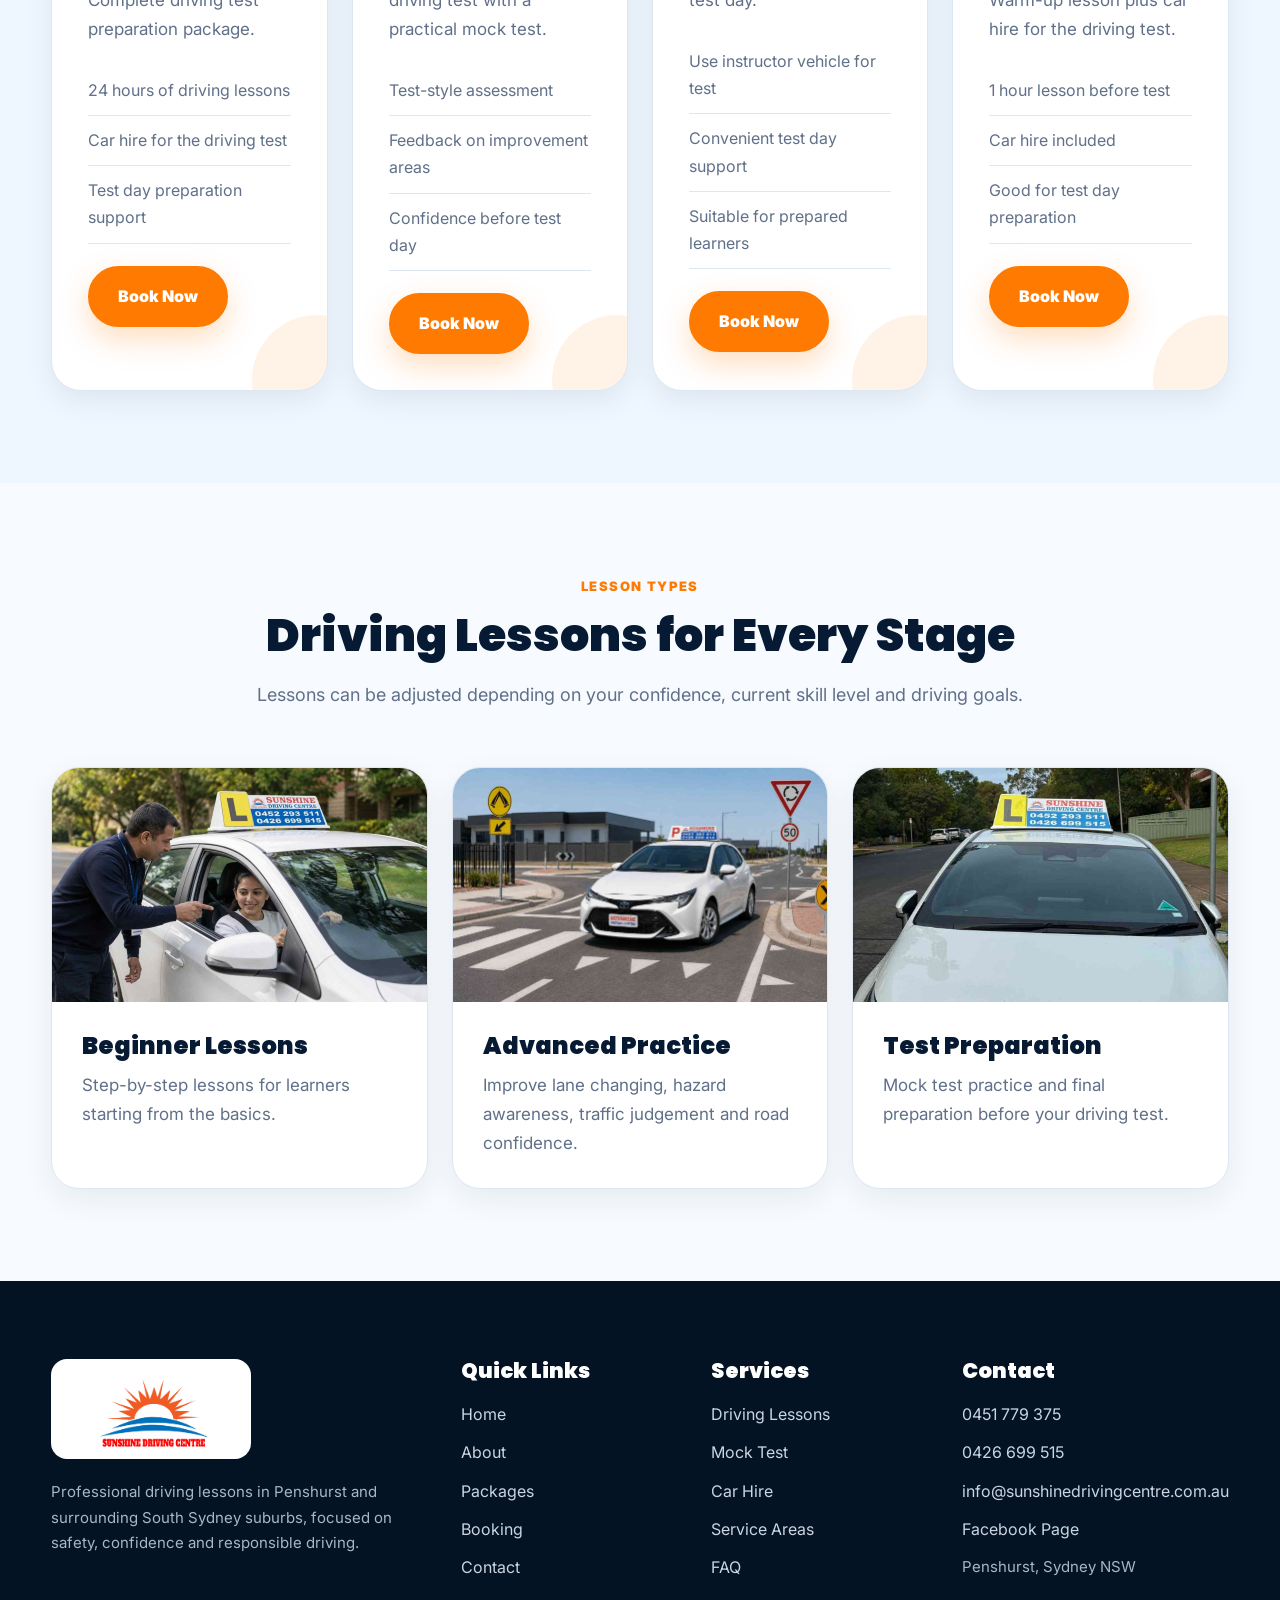
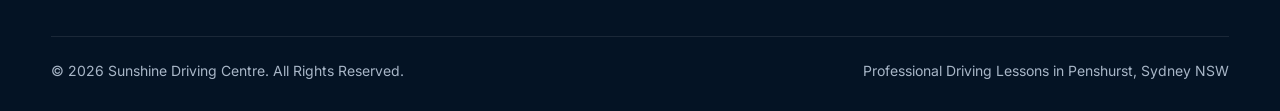
<file: FINAL FINAL/packages/index.html>
<!DOCTYPE html>

<html lang="en">
<head>
<meta charset="utf-8"/>
<meta content="width=device-width, initial-scale=1.0" name="viewport"/>
<title>Packages | Sunshine Driving Centre</title>
<meta content="Affordable driving lesson packages in Penshurst. 1 hour lesson, 6 hour package, 10 hour package, 20 hour package, mock test, car hire and test preparation." name="description"/>
<link href="https://sunshinedrivingcentre.com.au/packages/" rel="canonical"/>
<meta content="Sunshine Driving Centre" name="application-name"/>
<meta content="Sunshine Driving Centre" property="og:site_name"/>
<meta content="website" property="og:type"/>
<meta content="Packages | Sunshine Driving Centre" property="og:title"/>
<meta content="https://sunshinedrivingcentre.com.au/packages/" property="og:url"/>




<meta content="#061b33" name="theme-color"/>
<link href="../apple-touch-icon.png" rel="apple-touch-icon" sizes="180x180"/><link href="../favicon-32x32.png" rel="icon" sizes="32x32" type="image/png"/><link href="../favicon-16x16.png" rel="icon" sizes="16x16" type="image/png"/><link href="../site.webmanifest" rel="manifest"/><link href="../css/style.css" rel="stylesheet"/>
<meta content="Sunshine Driving Centre" name="apple-mobile-web-app-title"/></head>
<body>
<header class="site-header">
<div class="container">
<nav class="navbar">
<div class="logo">
<a href="../"><img alt="Sunshine Driving Centre Logo" src="../images/logo.png"/></a>
</div>
<div class="nav-links">
<a href="../">Home</a>
<a href="../about/">About</a>
<a class="active" href="../packages/">Packages</a>
<a href="../service-areas/">Service Areas</a>
<a href="../booking/">Booking</a>
<a href="../faq/">FAQ</a>
<a href="../contact/">Contact</a>
</div>
<div class="header-actions">
<a class="header-phone" href="tel:0451779375">0451 779 375</a>
<a class="btn" href="../booking/">Book Lesson</a>
</div>
<button aria-label="Open menu" class="menu-btn">☰</button>
</nav>
<div class="mobile-menu">
<a href="../">Home</a>
<a href="../about/">About</a>
<a href="../packages/">Packages</a>
<a href="../service-areas/">Service Areas</a>
<a href="../booking/">Booking</a>
<a href="../faq/">FAQ</a>
<a href="../contact/">Contact</a>
</div>
</div>
</header>
<section class="page-hero">
<div class="container">
<h1>Driving Lesson Packages</h1>
<p>
            Affordable lessons and package options for beginner, basic, advanced and test preparation needs.
        </p>
</div>
</section>
<section class="bg-light">
<div class="container">
<div class="section-title">
<div class="small-title">Pricing</div>
<h2>Choose the Right Package for Your Driving Goals</h2>
<p>
                Packages are available for new learners, confidence building, test preparation and car hire.
            </p>
</div>
<div class="package-grid">
<div class="package-card">
<h3>1 Hour Lesson</h3>
<div class="price">$65</div>
<p>Suitable for first-time learners, refresher lessons or casual practice.</p>
<ul>
<li>Professional driving instruction</li>
<li>Road safety guidance</li>
<li>Free pick-up and drop-off where available</li>
</ul>
<a class="btn" href="../booking/">Book Now</a>
</div>
<div class="package-card">
<h3>6 Hour Package</h3>
<div class="price">$370</div>
<p class="save">Save $20</p>
<ul>
<li>Structured driving practice</li>
<li>Good for beginners</li>
<li>Builds confidence gradually</li>
</ul>
<a class="btn" href="../booking/">Book Now</a>
</div>
<div class="package-card featured">
<div class="ribbon">Popular</div>
<h3>10 Hour Package</h3>
<div class="price">$590</div>
<p class="save">Save $60</p>
<ul>
<li>Structured learning plan</li>
<li>Confidence and skill building</li>
<li>Great value for regular learners</li>
</ul>
<a class="btn" href="../booking/">Book Now</a>
</div>
<div class="package-card">
<h3>20 Hour Package</h3>
<div class="price">$1160</div>
<p class="save">Save $140</p>
<ul>
<li>Extended driving training</li>
<li>Beginner to advanced development</li>
<li>Suitable for serious preparation</li>
</ul>
<a class="btn" href="../booking/">Book Now</a>
</div>
<div class="package-card">
<h3>24 Hours + Car Hire</h3>
<div class="price">$1440</div>
<p>Complete driving test preparation package.</p>
<ul>
<li>24 hours of driving lessons</li>
<li>Car hire for the driving test</li>
<li>Test day preparation support</li>
</ul>
<a class="btn" href="../booking/">Book Now</a>
</div>
<div class="package-card">
<h3>Mock Test</h3>
<div class="price">$70</div>
<p>Prepare for the real driving test with a practical mock test.</p>
<ul>
<li>Test-style assessment</li>
<li>Feedback on improvement areas</li>
<li>Confidence before test day</li>
</ul>
<a class="btn" href="../booking/">Book Now</a>
</div>
<div class="package-card">
<h3>Car Hire</h3>
<div class="price">$170</div>
<p>Car hire option for driving test day.</p>
<ul>
<li>Use instructor vehicle for test</li>
<li>Convenient test day support</li>
<li>Suitable for prepared learners</li>
</ul>
<a class="btn" href="../booking/">Book Now</a>
</div>
<div class="package-card">
<h3>Car Hire + 1 Hour Lesson</h3>
<div class="price">$210</div>
<p>Warm-up lesson plus car hire for the driving test.</p>
<ul>
<li>1 hour lesson before test</li>
<li>Car hire included</li>
<li>Good for test day preparation</li>
</ul>
<a class="btn" href="../booking/">Book Now</a>
</div>
</div>
</div>
</section>
<section>
<div class="container">
<div class="section-title">
<div class="small-title">Lesson Types</div>
<h2>Driving Lessons for Every Stage</h2>
<p>
                Lessons can be adjusted depending on your confidence, current skill level and driving goals.
            </p>
</div>
<div class="service-grid">
<div class="service-card">
<img alt="Beginner driving lessons" src="../images/lesson-beginner.jpg"/>
<div class="service-card-content">
<h3>Beginner Lessons</h3>
<p>Step-by-step lessons for learners starting from the basics.</p>
</div>
</div>
<div class="service-card">
<img alt="Road safety driving lesson" src="../images/road-safety.jpg"/>
<div class="service-card-content">
<h3>Advanced Practice</h3>
<p>Improve lane changing, hazard awareness, traffic judgement and road confidence.</p>
</div>
</div>
<div class="service-card">
<img alt="Driving test preparation" src="../images/lesson-test.jpg"/>
<div class="service-card-content">
<h3>Test Preparation</h3>
<p>Mock test practice and final preparation before your driving test.</p>
</div>
</div>
</div>
</div>
</section>
<footer class="footer">
<div class="container">
<div class="footer-grid">
<div>
<img alt="Sunshine Driving Centre Logo" class="footer-logo" src="../images/logo.png"/>
<p>Professional driving lessons in Penshurst and surrounding South Sydney suburbs, focused on safety, confidence and responsible driving.</p>
</div>
<div>
<h3>Quick Links</h3>
<a href="../">Home</a>
<a href="../about/">About</a>
<a href="../packages/">Packages</a>
<a href="../booking/">Booking</a>
<a href="../contact/">Contact</a>
</div>
<div>
<h3>Services</h3>
<a href="../packages/">Driving Lessons</a>
<a href="../packages/">Mock Test</a>
<a href="../packages/">Car Hire</a>
<a href="../service-areas/">Service Areas</a>
<a href="../faq/">FAQ</a>
</div>
<div>
<h3>Contact</h3>
<a href="tel:0451779375">0451 779 375</a>
<a href="tel:0426699515">0426 699 515</a>
<a href="mailto:info@sunshinedrivingcentre.com.au">info@sunshinedrivingcentre.com.au</a>
<a href="https://www.facebook.com/people/Sunshine-Driving-Centre/61564765373700/" rel="noopener noreferrer" target="_blank">Facebook Page</a>
<p>Penshurst, Sydney NSW</p>
</div>
</div>
<div class="footer-bottom">
<p>© 2026 Sunshine Driving Centre. All Rights Reserved.</p>
<p>Professional Driving Lessons in Penshurst, Sydney NSW</p>
</div>
</div>
</footer>
<div class="mobile-actions">
<a class="call" href="tel:0451779375">Call Now</a>
<a class="book" href="../booking/">Book Lesson</a>
</div>
<script src="../js/script.js"></script>
</body>
</html>
</file>
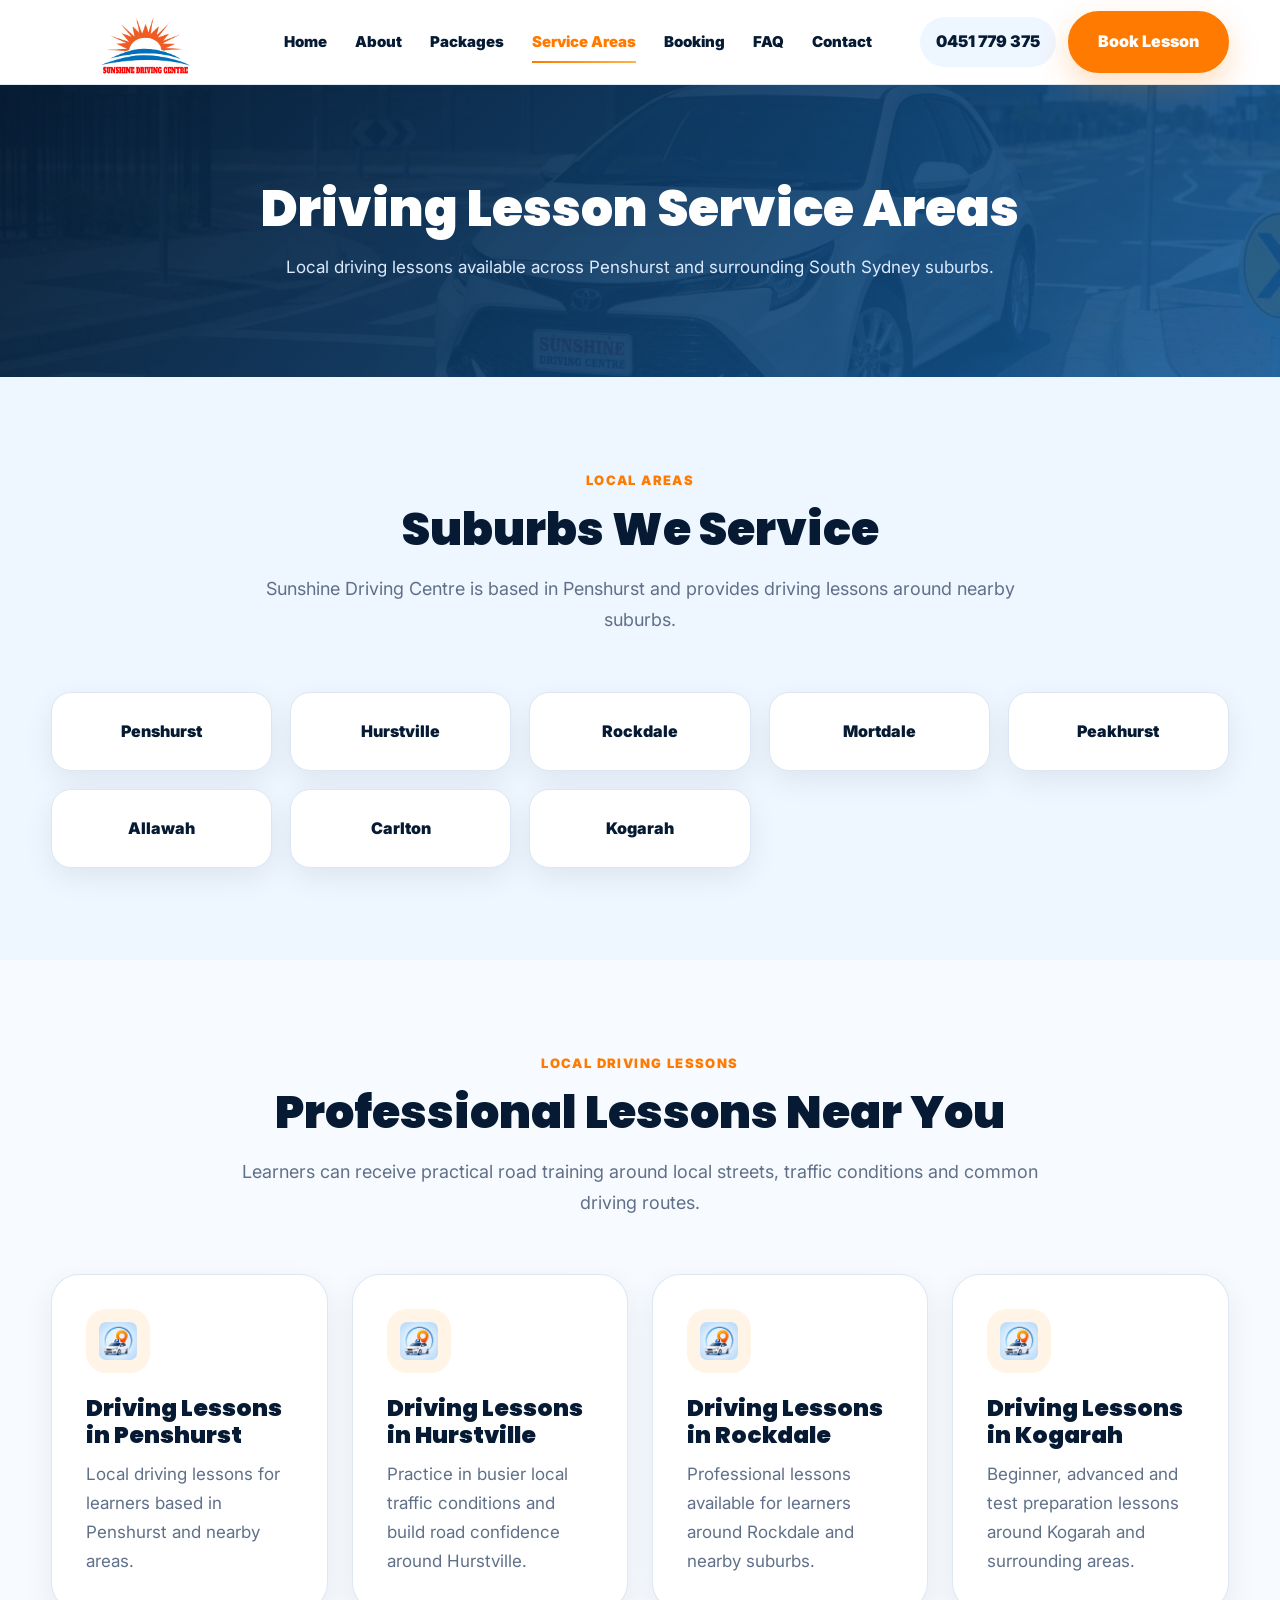
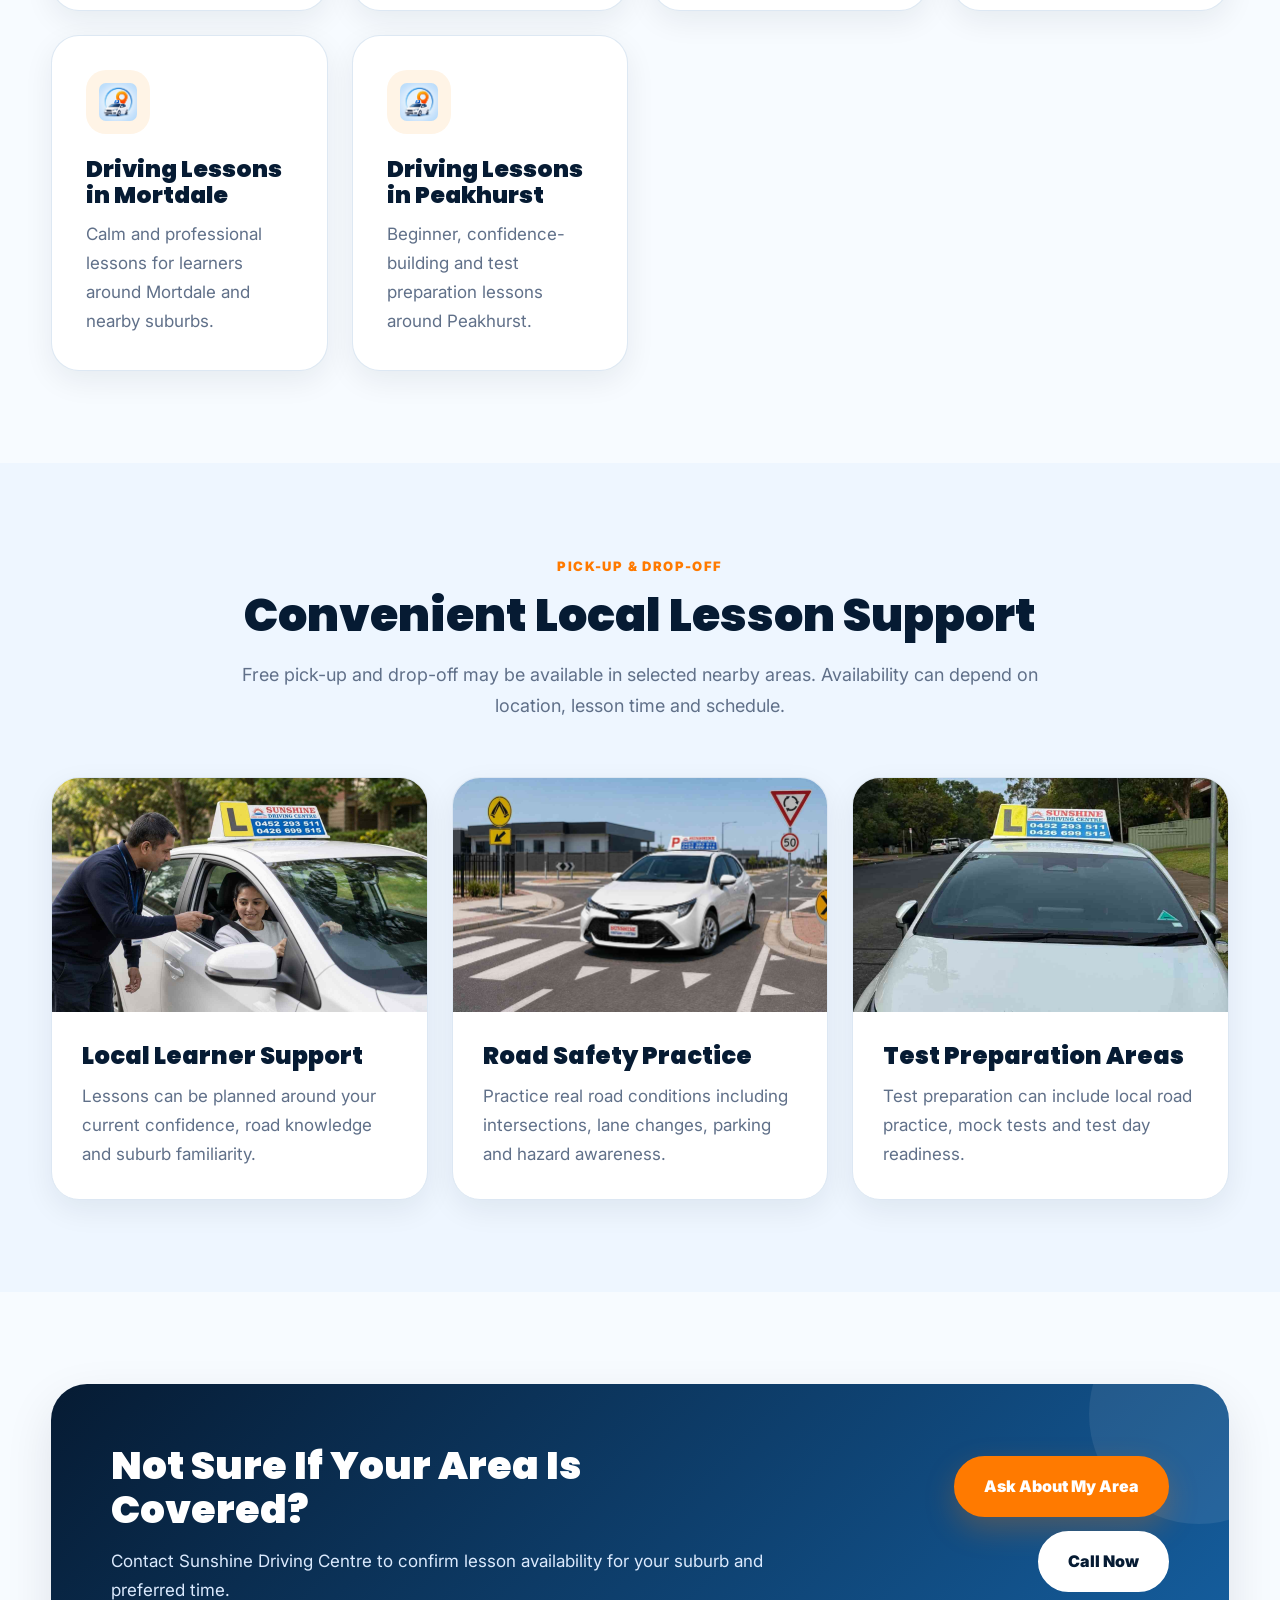
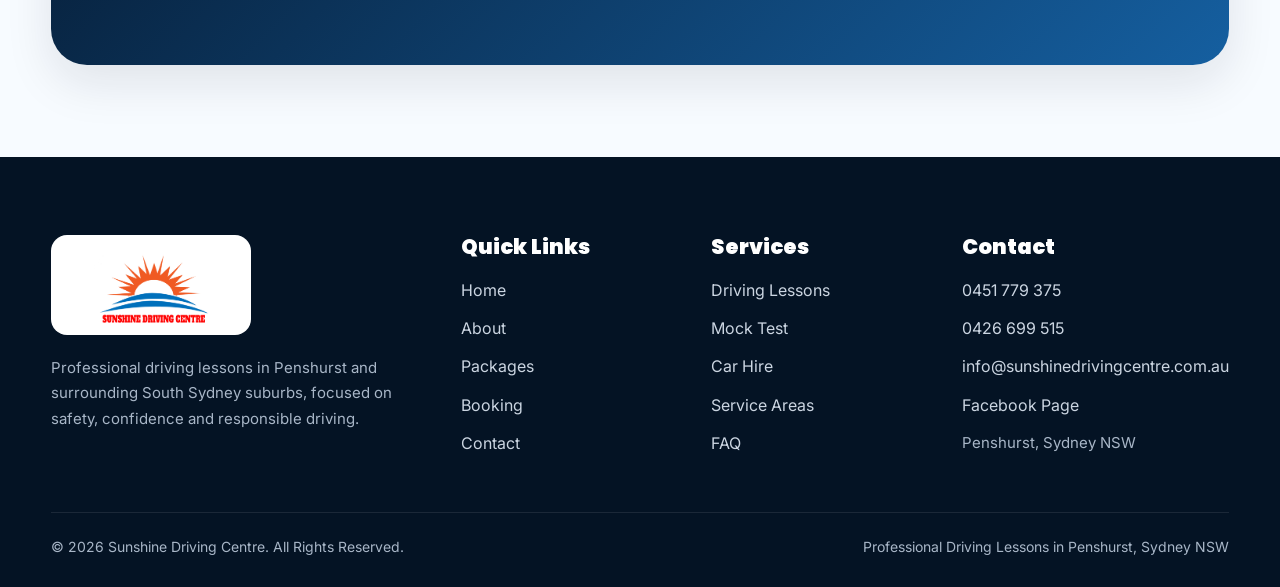
<file: FINAL FINAL/service-areas/index.html>
<!DOCTYPE html>

<html lang="en">
<head>
<meta charset="utf-8"/>
<meta content="width=device-width, initial-scale=1.0" name="viewport"/>
<title>Sunshine Driving Centre Service Areas | Penshurst, Hurstville, Rockdale</title>
<meta content="Sunshine Driving Centre provides driving lessons in Penshurst, Hurstville, Rockdale, Mortdale, Peakhurst, Allawah, Carlton and Kogarah." name="description"/>
<link href="https://sunshinedrivingcentre.com.au/service-areas/" rel="canonical"/>
<meta content="Sunshine Driving Centre" name="application-name"/>
<meta content="Sunshine Driving Centre" property="og:site_name"/>
<meta content="website" property="og:type"/>
<meta content="Sunshine Driving Centre Service Areas | Penshurst, Hurstville, Rockdale" property="og:title"/>
<meta content="https://sunshinedrivingcentre.com.au/service-areas/" property="og:url"/>




<meta content="#061b33" name="theme-color"/>
<link href="../apple-touch-icon.png" rel="apple-touch-icon" sizes="180x180"/><link href="../favicon-32x32.png" rel="icon" sizes="32x32" type="image/png"/><link href="../favicon-16x16.png" rel="icon" sizes="16x16" type="image/png"/><link href="../site.webmanifest" rel="manifest"/><link href="../css/style.css" rel="stylesheet"/>
<meta content="Sunshine Driving Centre" name="apple-mobile-web-app-title"/></head>
<body>
<header class="site-header">
<div class="container">
<nav class="navbar">
<div class="logo">
<a href="../">
<img alt="Sunshine Driving Centre Logo" src="../images/logo.png"/>
</a>
</div>
<div class="nav-links">
<a href="../">Home</a>
<a href="../about/">About</a>
<a href="../packages/">Packages</a>
<a class="active" href="../service-areas/">Service Areas</a>
<a href="../booking/">Booking</a>
<a href="../faq/">FAQ</a>
<a href="../contact/">Contact</a>
</div>
<div class="header-actions">
<a class="header-phone" href="tel:0451779375">0451 779 375</a>
<a class="btn" href="../booking/">Book Lesson</a>
</div>
<button aria-label="Open menu" class="menu-btn">☰</button>
</nav>
<div class="mobile-menu">
<a href="../">Home</a>
<a href="../about/">About</a>
<a href="../packages/">Packages</a>
<a href="../service-areas/">Service Areas</a>
<a href="../booking/">Booking</a>
<a href="../faq/">FAQ</a>
<a href="../contact/">Contact</a>
</div>
</div>
</header>
<section class="page-hero">
<div class="container">
<h1>Driving Lesson Service Areas</h1>
<p>
            Local driving lessons available across Penshurst and surrounding South Sydney suburbs.
        </p>
</div>
</section>
<section class="bg-light">
<div class="container">
<div class="section-title">
<div class="small-title">Local Areas</div>
<h2>Suburbs We Service</h2>
<p>
                Sunshine Driving Centre is based in Penshurst and provides driving lessons around nearby suburbs.
            </p>
</div>
<div class="area-grid">
<div class="area-box">Penshurst</div>
<div class="area-box">Hurstville</div>
<div class="area-box">Rockdale</div>
<div class="area-box">Mortdale</div>
<div class="area-box">Peakhurst</div>
<div class="area-box">Allawah</div>
<div class="area-box">Carlton</div>
<div class="area-box">Kogarah</div>
</div>
</div>
</section>
<section>
<div class="container">
<div class="section-title">
<div class="small-title">Local Driving Lessons</div>
<h2>Professional Lessons Near You</h2>
<p>
                Learners can receive practical road training around local streets, traffic conditions and common driving routes.
            </p>
</div>
<div class="cards">
<div class="card">
<img alt="Penshurst driving lessons icon" class="card-icon" src="../images/icon-pickup.png"/>
<h3>Driving Lessons in Penshurst</h3>
<p>
                    Local driving lessons for learners based in Penshurst and nearby areas.
                </p>
</div>
<div class="card">
<img alt="Hurstville driving lessons icon" class="card-icon" src="../images/icon-pickup.png"/>
<h3>Driving Lessons in Hurstville</h3>
<p>
                    Practice in busier local traffic conditions and build road confidence around Hurstville.
                </p>
</div>
<div class="card">
<img alt="Rockdale driving lessons icon" class="card-icon" src="../images/icon-pickup.png"/>
<h3>Driving Lessons in Rockdale</h3>
<p>
                    Professional lessons available for learners around Rockdale and nearby suburbs.
                </p>
</div>
<div class="card">
<img alt="Kogarah driving lessons icon" class="card-icon" src="../images/icon-pickup.png"/>
<h3>Driving Lessons in Kogarah</h3>
<p>
                    Beginner, advanced and test preparation lessons around Kogarah and surrounding areas.
                </p>
</div>
<div class="card">
<img alt="Mortdale driving lessons icon" class="card-icon" src="../images/icon-pickup.png"/>
<h3>Driving Lessons in Mortdale</h3>
<p>
                    Calm and professional lessons for learners around Mortdale and nearby suburbs.
                </p>
</div>
<div class="card">
<img alt="Peakhurst driving lessons icon" class="card-icon" src="../images/icon-pickup.png"/>
<h3>Driving Lessons in Peakhurst</h3>
<p>
                    Beginner, confidence-building and test preparation lessons around Peakhurst.
                </p>
</div>
</div>
</div>
</section>
<section class="bg-light">
<div class="container">
<div class="section-title">
<div class="small-title">Pick-Up &amp; Drop-Off</div>
<h2>Convenient Local Lesson Support</h2>
<p>
                Free pick-up and drop-off may be available in selected nearby areas. Availability can depend on location, lesson time and schedule.
            </p>
</div>
<div class="service-grid">
<div class="service-card">
<img alt="Local beginner driving lesson" src="../images/lesson-beginner.jpg"/>
<div class="service-card-content">
<h3>Local Learner Support</h3>
<p>
                        Lessons can be planned around your current confidence, road knowledge and suburb familiarity.
                    </p>
</div>
</div>
<div class="service-card">
<img alt="Safe road training" src="../images/road-safety.jpg"/>
<div class="service-card-content">
<h3>Road Safety Practice</h3>
<p>
                        Practice real road conditions including intersections, lane changes, parking and hazard awareness.
                    </p>
</div>
</div>
<div class="service-card">
<img alt="Driving test preparation service area" src="../images/lesson-test.jpg"/>
<div class="service-card-content">
<h3>Test Preparation Areas</h3>
<p>
                        Test preparation can include local road practice, mock tests and test day readiness.
                    </p>
</div>
</div>
</div>
</div>
</section>
<section>
<div class="container">
<div class="cta">
<div>
<h2>Not Sure If Your Area Is Covered?</h2>
<p>
                    Contact Sunshine Driving Centre to confirm lesson availability for your suburb and preferred time.
                </p>
</div>
<div class="cta-actions">
<a class="btn" href="../contact/">Ask About My Area</a>
<a class="btn btn-light" href="tel:0451779375">Call Now</a>
</div>
</div>
</div>
</section>
<footer class="footer">
<div class="container">
<div class="footer-grid">
<div>
<img alt="Sunshine Driving Centre Logo" class="footer-logo" src="../images/logo.png"/>
<p>
                    Professional driving lessons in Penshurst and surrounding South Sydney suburbs, focused on safety, confidence and responsible driving.
                </p>
</div>
<div>
<h3>Quick Links</h3>
<a href="../">Home</a>
<a href="../about/">About</a>
<a href="../packages/">Packages</a>
<a href="../booking/">Booking</a>
<a href="../contact/">Contact</a>
</div>
<div>
<h3>Services</h3>
<a href="../packages/">Driving Lessons</a>
<a href="../packages/">Mock Test</a>
<a href="../packages/">Car Hire</a>
<a href="../service-areas/">Service Areas</a>
<a href="../faq/">FAQ</a>
</div>
<div>
<h3>Contact</h3>
<a href="tel:0451779375">0451 779 375</a>
<a href="tel:0426699515">0426 699 515</a>
<a href="mailto:info@sunshinedrivingcentre.com.au">
                    info@sunshinedrivingcentre.com.au
                </a>
<a href="https://www.facebook.com/people/Sunshine-Driving-Centre/61564765373700/" rel="noopener noreferrer" target="_blank">
                    Facebook Page
                </a>
<p>Penshurst, Sydney NSW</p>
</div>
</div>
<div class="footer-bottom">
<p>© 2026 Sunshine Driving Centre. All Rights Reserved.</p>
<p>Professional Driving Lessons in Penshurst, Sydney NSW</p>
</div>
</div>
</footer>
<div class="mobile-actions">
<a class="call" href="tel:0451779375">Call Now</a>
<a class="book" href="../booking/">Book Lesson</a>
</div>
<script src="../js/script.js"></script>
</body>
</html>
</file>
<file: FINAL FINAL/css/style.css>
@import url('https://fonts.googleapis.com/css2?family=Inter:wght@300;400;500;600;700;800;900&family=Poppins:wght@500;600;700;800;900&display=swap');

:root{
    --navy:#061b33;
    --navy-2:#0d3159;
    --blue:#155fa0;
    --orange:#ff7a00;
    --orange-dark:#e66d00;
    --gold:#ffb347;
    --white:#ffffff;
    --bg:#f7fbff;
    --light:#eef6ff;
    --cream:#fff4e6;
    --text:#172033;
    --muted:#607089;
    --border:#dce7f3;
    --green:#12805c;
    --shadow:0 18px 48px rgba(15,23,42,0.10);
    --shadow-soft:0 10px 30px rgba(15,23,42,0.07);
}

*{
    margin:0;
    padding:0;
    box-sizing:border-box;
}

html{
    scroll-behavior:smooth;
}

body{
    font-family:'Inter',sans-serif;
    background:var(--bg);
    color:var(--text);
    line-height:1.7;
    overflow-x:hidden;
}

img{
    max-width:100%;
    display:block;
}

a{
    text-decoration:none;
}

ul{
    list-style:none;
}

.container{
    width:92%;
    max-width:1220px;
    margin:auto;
}

section{
    padding:92px 0;
}

h1,h2,h3,h4{
    font-family:'Poppins',sans-serif;
    line-height:1.15;
    color:var(--navy);
}

p{
    color:var(--muted);
    font-size:17px;
}

/* BUTTONS */

.btn{
    display:inline-flex;
    align-items:center;
    justify-content:center;
    padding:15px 28px;
    border-radius:999px;
    background:var(--orange);
    color:var(--white);
    font-weight:900;
    border:2px solid var(--orange);
    box-shadow:0 12px 30px rgba(255,122,0,0.25);
    transition:0.3s ease;
}

.btn:hover{
    background:var(--orange-dark);
    border-color:var(--orange-dark);
    transform:translateY(-3px);
}

.btn-dark{
    background:var(--navy);
    border-color:var(--navy);
    box-shadow:0 12px 30px rgba(6,27,51,0.22);
}

.btn-dark:hover{
    background:#02101f;
    border-color:#02101f;
}

.btn-outline{
    background:transparent;
    color:var(--white);
    border-color:rgba(255,255,255,0.75);
    box-shadow:none;
}

.btn-outline:hover{
    background:var(--white);
    color:var(--navy);
    border-color:var(--white);
}

.btn-light{
    background:var(--white);
    color:var(--navy);
    border-color:var(--white);
    box-shadow:none;
}

.small-title{
    color:var(--orange);
    font-weight:900;
    text-transform:uppercase;
    letter-spacing:1.4px;
    font-size:13px;
    margin-bottom:12px;
}

/* HEADER */

.site-header{
    position:sticky;
    top:0;
    z-index:1000;
    background:rgba(255,255,255,0.98);
    backdrop-filter:blur(18px);
    border-bottom:1px solid rgba(220,231,243,0.9);
    transition:0.3s ease;
}

.site-header.scrolled{
    box-shadow:0 10px 32px rgba(15,23,42,0.08);
}

.navbar{
    min-height:84px;
    display:flex;
    align-items:center;
    justify-content:space-between;
    gap:22px;
}

.logo img{
    width:184px;
    height:auto;
    max-height:70px;
    object-fit:contain;
}

.nav-links{
    display:flex;
    align-items:center;
    gap:28px;
}

.nav-links a{
    color:var(--navy);
    font-size:15px;
    font-weight:900;
    position:relative;
    padding:8px 0;
}

.nav-links a::after{
    content:"";
    position:absolute;
    left:50%;
    bottom:0;
    width:0;
    height:2px;
    background:linear-gradient(90deg,var(--orange),var(--gold));
    transform:translateX(-50%);
    transition:0.25s ease;
}

.nav-links a:hover,
.nav-links a.active{
    color:var(--orange);
}

.nav-links a:hover::after,
.nav-links a.active::after{
    width:100%;
}

.header-actions{
    display:flex;
    align-items:center;
    gap:12px;
}

.header-phone{
    color:var(--navy);
    font-weight:900;
    padding:11px 16px;
    background:var(--light);
    border-radius:999px;
    transition:0.3s ease;
}

.header-phone:hover{
    background:var(--cream);
    color:var(--orange-dark);
}

.menu-btn{
    display:none;
    width:46px;
    height:46px;
    border:none;
    background:var(--navy);
    color:var(--white);
    border-radius:14px;
    font-size:24px;
    cursor:pointer;
}

.mobile-menu{
    display:none;
    padding:0 0 22px;
}

.mobile-menu a{
    display:block;
    color:var(--navy);
    font-weight:900;
    padding:14px 0;
    border-bottom:1px solid var(--border);
}

.mobile-menu a:hover{
    color:var(--orange);
}

.mobile-menu.active{
    display:block;
}

/* HERO IMAGE / BACKGROUND */

.hero{
    min-height:calc(100vh - 84px);
    display:flex;
    align-items:flex-start;
    padding-top:clamp(22px, 5vh, 54px);
    background:
    linear-gradient(90deg,rgba(6,27,51,0.94),rgba(6,27,51,0.72),rgba(6,27,51,0.25)),
    url('../images/hero-driving.jpg') center/cover no-repeat;
}

.hero-content{
    max-width:780px;
    padding:22px 0 80px;
}

.kicker{
    display:inline-flex;
    background:rgba(255,255,255,0.14);
    border:1px solid rgba(255,255,255,0.22);
    color:var(--white);
    padding:10px 18px;
    border-radius:999px;
    font-size:14px;
    font-weight:900;
    letter-spacing:0.3px;
    margin-bottom:24px;
}

.hero h1{
    color:var(--white);
    font-size:66px;
    font-weight:900;
    margin-bottom:24px;
}

.hero p{
    color:#dbeafe;
    max-width:700px;
    font-size:20px;
    margin-bottom:34px;
}

.hero-buttons{
    display:flex;
    gap:15px;
    flex-wrap:wrap;
}

.hero-highlights{
    display:grid;
    grid-template-columns:repeat(3,1fr);
    gap:16px;
    margin-top:44px;
}

.highlight-box{
    background:rgba(255,255,255,0.13);
    border:1px solid rgba(255,255,255,0.18);
    backdrop-filter:blur(8px);
    border-radius:22px;
    padding:20px;
    transition:0.3s ease;
}

.highlight-box:hover{
    background:rgba(255,255,255,0.2);
    transform:translateY(-5px);
}

.highlight-box strong{
    display:block;
    color:var(--white);
    font-size:30px;
    font-family:'Poppins',sans-serif;
    font-weight:900;
}

.highlight-box span{
    color:#cbd5e1;
    font-size:14px;
    font-weight:700;
}

/* PAGE HERO */

.page-hero{
    background:
    linear-gradient(135deg,rgba(6,27,51,0.97),rgba(21,95,160,0.88)),
    url('../images/road-safety.jpg') center/cover no-repeat;
    padding:96px 0;
    text-align:center;
}

.page-hero h1{
    color:var(--white);
    font-size:50px;
    font-weight:900;
    margin-bottom:14px;
}

.page-hero p{
    color:#dbeafe;
    max-width:760px;
    margin:auto;
}

/* SECTION TITLES */

.section-title{
    text-align:center;
    max-width:800px;
    margin:0 auto 56px;
}

.section-title h2{
    font-size:46px;
    font-weight:900;
    margin-bottom:18px;
}

.section-title p{
    font-size:18px;
}

/* ICON CARDS */

.cards{
    display:grid;
    grid-template-columns:repeat(auto-fit,minmax(250px,1fr));
    gap:24px;
}

.card{
    background:var(--white);
    padding:34px;
    border-radius:28px;
    border:1px solid rgba(220,231,243,0.95);
    box-shadow:var(--shadow-soft);
    transition:0.3s ease;
    position:relative;
    overflow:hidden;
}

.card::before{
    content:"";
    position:absolute;
    left:0;
    top:0;
    height:5px;
    width:100%;
    background:linear-gradient(90deg,var(--orange),var(--gold));
    transform:scaleX(0);
    transform-origin:left;
    transition:0.3s ease;
}

.card:hover{
    transform:translateY(-8px);
    box-shadow:var(--shadow);
}

.card:hover::before{
    transform:scaleX(1);
}

/* ICON IMAGE SIZE CONTROL */

.card-icon{
    width:64px;
    height:64px;
    aspect-ratio:1 / 1;
    border-radius:20px;
    padding:13px;
    background:var(--cream);
    margin-bottom:22px;
    object-fit:contain;
}

.card h3{
    font-size:23px;
    font-weight:900;
    margin-bottom:12px;
}

/* SERVICE IMAGE CARDS */

.bg-light{
    background:var(--light);
}

.service-grid{
    display:grid;
    grid-template-columns:repeat(auto-fit,minmax(260px,1fr));
    gap:24px;
}

.service-card{
    background:var(--white);
    border-radius:28px;
    overflow:hidden;
    border:1px solid var(--border);
    box-shadow:var(--shadow-soft);
    transition:0.3s ease;
}

.service-card:hover{
    transform:translateY(-8px);
    box-shadow:var(--shadow);
}

/* IMPORTANT: SERVICE IMAGE RATIO */
.service-card img{
    width:100%;
    aspect-ratio:16 / 10;
    height:auto;
    object-fit:cover;
    object-position:center;
}

.service-card-content{
    padding:30px;
}

.service-card h3{
    font-size:24px;
    font-weight:900;
    margin-bottom:12px;
}

/* SPLIT SECTIONS */

.split{
    display:grid;
    grid-template-columns:1fr 1fr;
    gap:58px;
    align-items:center;
}

/* IMPORTANT: INSTRUCTOR / ABOUT IMAGE RATIO */
.split-image{
    width:100%;
}

.split-image img{
    width:100%;
    aspect-ratio:4 / 5;
    height:auto;
    object-fit:cover;
    object-position:center;
    border-radius:36px;
    box-shadow:var(--shadow);
}

/* for wider road images inside split layout */
.split-image.wide img{
    aspect-ratio:16 / 10;
}

.split-content h2{
    font-size:43px;
    font-weight:900;
    margin-bottom:22px;
}

.split-content p{
    margin-bottom:16px;
}

.check-list{
    margin:26px 0;
}

.check-list li{
    margin-bottom:13px;
    font-weight:800;
    color:var(--text);
    padding-left:30px;
    position:relative;
}

.check-list li::before{
    content:"";
    width:11px;
    height:11px;
    background:linear-gradient(135deg,var(--orange),var(--gold));
    border-radius:50%;
    position:absolute;
    left:0;
    top:10px;
}

/* PACKAGES */

.package-grid{
    display:grid;
    grid-template-columns:repeat(auto-fit,minmax(270px,1fr));
    gap:24px;
}

.package-card{
    background:var(--white);
    border-radius:30px;
    padding:36px;
    border:1px solid var(--border);
    box-shadow:var(--shadow-soft);
    position:relative;
    overflow:hidden;
    transition:0.3s ease;
}

.package-card::after{
    content:"";
    position:absolute;
    right:-55px;
    bottom:-55px;
    width:130px;
    height:130px;
    background:rgba(255,122,0,0.09);
    border-radius:50%;
}

.package-card:hover{
    transform:translateY(-8px);
    box-shadow:var(--shadow);
}

.package-card.featured{
    border:2px solid var(--orange);
}

.ribbon{
    position:absolute;
    top:20px;
    right:-42px;
    background:linear-gradient(90deg,var(--orange),var(--gold));
    color:var(--white);
    padding:7px 48px;
    transform:rotate(35deg);
    font-size:12px;
    font-weight:900;
}

.package-card h3{
    font-size:25px;
    font-weight:900;
    margin-bottom:10px;
}

.price{
    font-family:'Poppins',sans-serif;
    font-size:46px;
    color:var(--orange);
    font-weight:900;
    margin:12px 0 8px;
}

.save{
    color:var(--green);
    font-weight:900;
    margin-bottom:14px;
}

.package-card ul{
    margin:22px 0;
}

.package-card li{
    color:var(--muted);
    padding:11px 0;
    border-bottom:1px solid var(--border);
}

/* AREAS */

.area-grid{
    display:grid;
    grid-template-columns:repeat(auto-fit,minmax(190px,1fr));
    gap:18px;
}

.area-box{
    background:var(--white);
    border:1px solid var(--border);
    color:var(--navy);
    border-radius:20px;
    padding:25px;
    text-align:center;
    font-weight:900;
    box-shadow:var(--shadow-soft);
    transition:0.3s ease;
}

.area-box:hover{
    background:linear-gradient(135deg,var(--navy),var(--blue));
    color:var(--white);
    transform:translateY(-5px);
}

/* CTA */

.cta{
    background:linear-gradient(135deg,var(--navy),var(--blue));
    border-radius:36px;
    padding:60px;
    display:grid;
    grid-template-columns:1.3fr 0.7fr;
    gap:30px;
    align-items:center;
    box-shadow:var(--shadow);
    overflow:hidden;
    position:relative;
}

.cta::after{
    content:"";
    position:absolute;
    right:-80px;
    top:-80px;
    width:220px;
    height:220px;
    background:rgba(255,255,255,0.08);
    border-radius:50%;
}

.cta h2{
    color:var(--white);
    font-size:39px;
    font-weight:900;
    margin-bottom:14px;
}

.cta p{
    color:#dbeafe;
}

.cta-actions{
    display:flex;
    justify-content:flex-end;
    gap:14px;
    flex-wrap:wrap;
    position:relative;
    z-index:2;
}

/* BOOKING */

.booking-box{
    background:var(--white);
    padding:44px;
    border-radius:32px;
    box-shadow:var(--shadow);
    border:1px solid var(--border);
    max-width:980px;
    margin:auto;
}

.booking-box h2{
    font-size:38px;
    font-weight:900;
    margin-bottom:14px;
}

.integration-space{
    background:linear-gradient(135deg,#f8fbff,#eef6ff);
    border:2px dashed #aebfd3;
    border-radius:24px;
    padding:36px;
    margin-top:28px;
}

.integration-space p{
    margin-bottom:18px;
}


.booking-contact-list{
    margin:22px 0 26px;
}

.booking-contact-list p{
    margin-bottom:10px;
    color:var(--text);
}

.booking-contact-list a{
    color:var(--blue);
    font-weight:900;
}

.booking-contact-list a:hover{
    color:var(--orange-dark);
}

.booking-actions{
    display:flex;
    flex-wrap:wrap;
    gap:14px;
}

.booking-actions .btn-light{
    border-color:var(--border);
}

/* CONTACT PAGE */

.contact-grid{
    display:grid;
    grid-template-columns:0.9fr 1.1fr;
    gap:34px;
}

.contact-info{
    background:linear-gradient(135deg,var(--navy),var(--blue));
    border-radius:30px;
    padding:40px;
    box-shadow:var(--shadow);
}

.contact-info h3{
    color:var(--white);
    font-size:30px;
    font-weight:900;
    margin-bottom:18px;
}

.contact-info a,
.contact-info p{
    display:block;
    color:#dbeafe;
    margin-bottom:14px;
    font-weight:600;
}

.contact-info a:hover{
    color:var(--gold);
}

.contact-form{
    background:var(--white);
    border-radius:30px;
    padding:40px;
    box-shadow:var(--shadow);
    border:1px solid var(--border);
}

.form-group{
    margin-bottom:18px;
}

.form-group label{
    display:block;
    color:var(--navy);
    font-weight:900;
    margin-bottom:8px;
}

input,
select,
textarea{
    width:100%;
    border:1px solid var(--border);
    border-radius:14px;
    padding:15px 16px;
    font-family:'Inter',sans-serif;
    font-size:16px;
    outline:none;
    background:#fff;
}

input:focus,
select:focus,
textarea:focus{
    border-color:var(--orange);
    box-shadow:0 0 0 4px rgba(255,122,0,0.08);
}

/* FAQ */

.faq-list{
    max-width:920px;
    margin:auto;
}

.faq-item{
    background:var(--white);
    border:1px solid var(--border);
    border-radius:24px;
    margin-bottom:16px;
    overflow:hidden;
    box-shadow:var(--shadow-soft);
}

.faq-question{
    width:100%;
    background:none;
    border:none;
    padding:24px;
    text-align:left;
    color:var(--navy);
    font-size:18px;
    font-weight:900;
    display:flex;
    justify-content:space-between;
    cursor:pointer;
}

.faq-question span{
    color:var(--orange);
    font-size:24px;
}

.faq-answer{
    display:none;
    padding:0 24px 24px;
}

.faq-item.active .faq-answer{
    display:block;
}

/* FOOTER */

.footer{
    background:#041324;
    padding:78px 0 28px;
}

.footer-grid{
    display:grid;
    grid-template-columns:1.4fr 0.8fr 0.8fr 1fr;
    gap:38px;
    margin-bottom:44px;
}

/* FOOTER LOGO IMAGE CONTROL */
.footer-logo{
    width:200px;
    height:auto;
    max-height:100px;
    object-fit:contain;
    margin-bottom:20px;
    background:#fff;
    border-radius:16px;
    padding:8px;
}

.footer h3{
    color:var(--white);
    font-size:21px;
    font-weight:900;
    margin-bottom:18px;
}

.footer p{
    color:#a8b6c7;
    font-size:15px;
}

.footer a{
    display:block;
    color:#cbd5e1;
    margin-bottom:11px;
    transition:0.25s ease;
}

.footer a:hover{
    color:var(--orange);
    transform:translateX(4px);
}

.footer-bottom{
    border-top:1px solid rgba(255,255,255,0.09);
    padding-top:22px;
    display:flex;
    justify-content:space-between;
    gap:16px;
    flex-wrap:wrap;
}

.footer-bottom p{
    font-size:14px;
}

/* MOBILE STICKY BUTTONS */

.mobile-actions{
    display:none;
    position:fixed;
    left:0;
    bottom:0;
    width:100%;
    z-index:1200;
    box-shadow:0 -8px 24px rgba(15,23,42,0.15);
}

.mobile-actions a{
    flex:1;
    padding:15px 8px;
    color:#fff;
    text-align:center;
    font-weight:900;
}

.mobile-actions .call{
    background:var(--navy);
}

.mobile-actions .book{
    background:var(--orange);
}

/* RESPONSIVE */

@media(max-width:1080px){
    .nav-links,
    .header-phone,
    .header-actions .btn{
        display:none;
    }

    .menu-btn{
        display:block;
    }

    .hero h1{
        font-size:50px;
    }

    .split,
    .cta,
    .contact-grid{
        grid-template-columns:1fr;
    }

    .cta-actions{
        justify-content:flex-start;
    }

    .footer-grid{
        grid-template-columns:1fr 1fr;
    }
}

@media(max-width:768px){
    section{
        padding:64px 0;
    }

    .navbar{
        min-height:76px;
    }

    .logo img{
        width:156px;
        max-height:62px;
    }

    .hero{
        min-height:auto;
        background:
        linear-gradient(rgba(6,27,51,0.88),rgba(6,27,51,0.88)),
        url('../images/hero-driving.jpg') center/cover no-repeat;
    }

    .hero-content{
        padding:38px 0 72px;
    }

    .hero h1{
        font-size:38px;
    }

    .hero p{
        font-size:17px;
    }

    .hero-buttons .btn{
        width:100%;
    }

    .hero-highlights{
        grid-template-columns:1fr;
    }

    .section-title h2,
    .split-content h2{
        font-size:32px;
    }

    .page-hero{
        padding:76px 0;
    }

    .page-hero h1{
        font-size:36px;
    }

    .split-image img{
        aspect-ratio:16 / 11;
        border-radius:26px;
    }

    .service-card img{
        aspect-ratio:16 / 11;
    }

    .cta{
        padding:34px 24px;
        border-radius:26px;
    }

    .cta h2{
        font-size:30px;
    }

    .card-icon{
        width:58px;
        height:58px;
        padding:12px;
    }

    .footer-grid{
        grid-template-columns:1fr;
    }

    .footer-bottom{
        text-align:center;
        justify-content:center;
    }

    .mobile-actions{
        display:flex;
    }

    body{
        padding-bottom:58px;
    }
}

@media(max-width:480px){
    .hero h1{
        font-size:33px;
    }

    .card,
    .package-card,
    .booking-box,
    .contact-info,
    .contact-form{
        padding:26px;
    }

    .price{
        font-size:38px;
    }

    .service-card img{
        aspect-ratio:4 / 3;
    }

    .split-image img{
        aspect-ratio:4 / 3;
    }

    .footer-logo{
        width:170px;
    }
}
</file>
